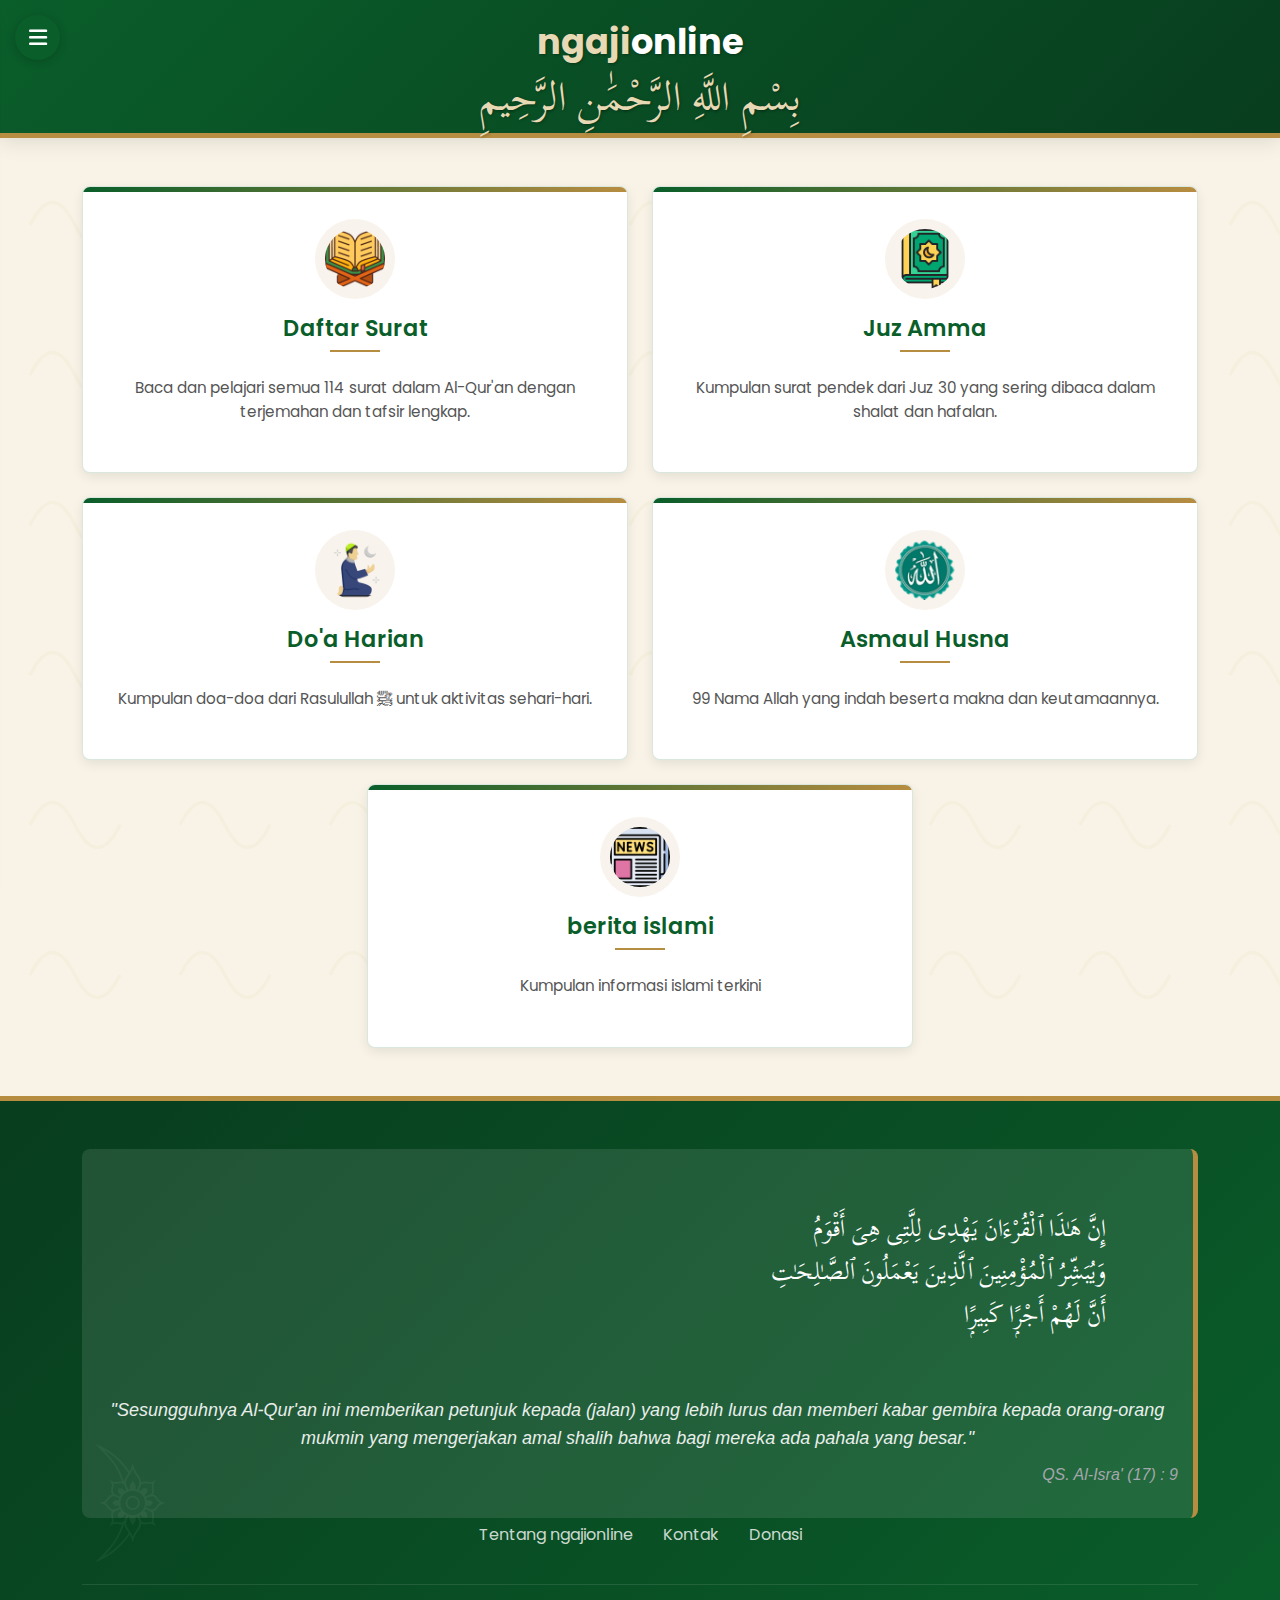
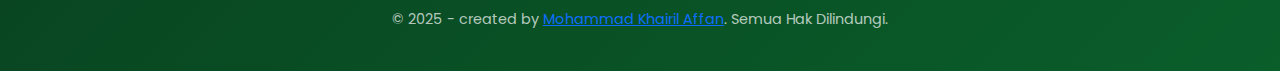
<file: index.html>
<!DOCTYPE html>
<html lang="id">
  <head>
    <meta charset="utf-8" />
    <meta name="viewport" content="width=device-width, initial-scale=1" />
    <title>ngajionline - Platform Digital Al-Qur'an</title>
    <link
      href="https://cdn.jsdelivr.net/npm/bootstrap@5.2.3/dist/css/bootstrap.min.css"
      rel="stylesheet"
    />
    <link
      rel="stylesheet"
      href="https://cdnjs.cloudflare.com/ajax/libs/font-awesome/6.4.0/css/all.min.css"
    />
    <link
      href="https://fonts.googleapis.com/css2?family=Poppins:wght@300;400;500;600;700&family=Amiri:wght@400;700&family=Lateef&family=Scheherazade+New:wght@400;700&display=swap"
      rel="stylesheet"
    />
    <style>
      :root {
        --islamic-green: #0a5e2a;
        --gold: #b78d41;
        --cream: #f8f3e6;
        --light-gold: #e8d9b5;
        --dark-green: #083d1e;
        --white: #ffffff;
      }

      body {
        font-family: "Poppins", sans-serif;
        background-color: var(--cream);
        color: #333;
        overflow-x: hidden;
        background-image: url('data:image/svg+xml;utf8,<svg xmlns="http://www.w3.org/2000/svg" width="100" height="100" viewBox="0 0 100 100" opacity="0.05"><path d="M20,50 Q35,20 50,50 Q65,80 80,50" stroke="%23B78D41" fill="none" stroke-width="2"/></svg>');
        background-size: 150px;
      }

      /* Enhanced Sidebar Styles */
      .sidebar {
        height: 100vh;
        width: 280px;
        position: fixed;
        top: 0;
        left: -300px;
        background: linear-gradient(
          to bottom,
          var(--islamic-green),
          var(--dark-green)
        );
        box-shadow: 5px 0 15px rgba(0, 0, 0, 0.2);
        transition: 0.3s;
        z-index: 1000;
        padding-top: 20px;
        overflow-y: auto;
        color: white;
      }

      .sidebar-open {
        left: 0;
      }

      .sidebar-header {
        padding: 20px;
        text-align: center;
        border-bottom: 1px solid rgba(255, 255, 255, 0.1);
        margin-bottom: 20px;
        position: relative;
      }

      .sidebar-title {
        font-family: "Poppins", sans-serif;
        font-weight: 600;
        font-size: 1.5rem;
        color: var(--light-gold);
        margin-bottom: 0;
      }

      .menu-toggle {
        position: fixed;
        left: 15px;
        top: 15px;
        z-index: 1100;
        background: var(--islamic-green);
        color: white;
        border: none;
        width: 45px;
        height: 45px;
        border-radius: 50%;
        font-size: 1.3rem;
        box-shadow: 0 2px 10px rgba(0, 0, 0, 0.2);
        transition: all 0.3s ease;
      }

      .menu-toggle:hover {
        background: var(--dark-green);
        transform: scale(1.1);
      }

      .overlay {
        position: fixed;
        top: 0;
        left: 0;
        width: 100%;
        height: 100%;
        background: rgba(0, 0, 0, 0.5);
        z-index: 999;
        display: none;
        backdrop-filter: blur(3px);
      }

      .sidebar-menu {
        padding: 0 20px;
      }

      .sidebar-menu li {
        margin-bottom: 5px;
        position: relative;
        transition: all 0.3s ease;
      }

      .sidebar-menu li a {
        display: block;
        padding: 12px 15px;
        color: rgba(255, 255, 255, 0.9);
        text-decoration: none;
        border-radius: 5px;
        transition: all 0.3s ease;
        font-size: 0.95rem;
        position: relative;
        z-index: 1;
      }

      .sidebar-menu li a:hover {
        color: white;
        background: rgba(255, 255, 255, 0.1);
        transform: translateX(5px);
      }

      .sidebar-menu li a::before {
        content: "";
        position: absolute;
        top: 0;
        left: 0;
        width: 3px;
        height: 100%;
        background: var(--gold);
        border-radius: 5px 0 0 5px;
        opacity: 0;
        transition: all 0.3s ease;
      }

      .sidebar-menu li a:hover::before {
        opacity: 1;
      }

      .sidebar-menu li i {
        width: 25px;
        text-align: center;
        margin-right: 10px;
        color: var(--light-gold);
      }

      .sidebar-footer {
        padding: 20px;
        text-align: center;
        margin-top: 20px;
        border-top: 1px solid rgba(255, 255, 255, 0.1);
        font-size: 0.8rem;
        color: rgba(255, 255, 255, 0.6);
      }

      .sidebar-pattern {
        position: absolute;
        bottom: 0;
        right: 0;
        width: 100px;
        height: 100px;
        background-image: url('data:image/svg+xml;utf8,<svg xmlns="http://www.w3.org/2000/svg" viewBox="0 0 100 100"><path d="M20,50 Q35,20 50,50 Q65,80 80,50" stroke="%23B78D41" fill="none" stroke-width="2" opacity="0.2"/></svg>');
        background-repeat: no-repeat;
        background-position: bottom right;
        opacity: 0.1;
        z-index: 0;
      }

      .arabic-text {
        font-family: "Scheherazade New", "Amiri", serif;
        font-size: 2rem;
        text-align: center;
        margin-bottom: 2rem;
      }

      .arabic-font {
        font-family: "Scheherazade New", "Amiri", "Lateef", serif;
      }

      /* Header Styles */
      .main-header {
        background: linear-gradient(
          135deg,
          var(--islamic-green) 0%,
          var(--dark-green) 100%
        );
        box-shadow: 0 4px 20px rgba(0, 0, 0, 0.1);
        padding: 1rem 0;
        position: relative;
        z-index: 1000;
        border-bottom: 5px solid var(--gold);
      }

      .basmallah {
        font-family: "Scheherazade New", serif;
        font-size: 2.5rem;
        color: var(--light-gold);
        text-align: center;
        margin-top: 0.5rem;
        line-height: 1;
        text-shadow: 1px 1px 3px rgba(0, 0, 0, 0.3);
      }

      .logo {
        font-family: "Poppins", sans-serif;
        font-weight: 700;
        font-size: 2.2rem;
        color: var(--white);
        text-align: center;
        text-shadow: 1px 1px 3px rgba(0, 0, 0, 0.3);
        position: relative;
        display: inline-block;
      }

      .logo span {
        color: var(--light-gold);
      }

      .logo-container {
        text-align: center;
        position: relative;
      }

      /* Menu Card Styles */
      .menu-grid {
        display: grid;
        grid-template-columns: repeat(auto-fit, minmax(280px, 1fr));
        gap: 2rem;
        padding: 2rem;
      }

      .menu-card {
        background: var(--white);
        border-radius: 8px;
        overflow: hidden;
        box-shadow: 0 4px 12px rgba(0, 0, 0, 0.08);
        transition: all 0.3s ease;
        text-decoration: none !important;
        border: 1px solid rgba(10, 94, 42, 0.15);
        position: relative;
        height: 100%;
        display: flex;
        flex-direction: column;
      }

      .menu-card:hover {
        transform: translateY(-5px);
        box-shadow: 0 8px 20px rgba(0, 0, 0, 0.12);
      }

      .menu-card::before {
        content: "";
        position: absolute;
        top: 0;
        left: 0;
        right: 0;
        height: 5px;
        background: linear-gradient(
          90deg,
          var(--islamic-green) 0%,
          var(--gold) 100%
        );
      }

      .card-icon {
        width: 80px;
        height: 80px;
        margin: 2rem auto 1rem;
        display: flex;
        align-items: center;
        justify-content: center;
        background: rgba(183, 141, 65, 0.1);
        border-radius: 50%;
        color: var(--islamic-green);
        font-size: 2.5rem;
      }

      .card-title {
        color: var(--islamic-green);
        font-weight: 600;
        text-align: center;
        margin-bottom: 1.5rem;
        font-size: 1.4rem;
        position: relative;
        padding-bottom: 10px;
      }

      .card-title::after {
        content: "";
        position: absolute;
        bottom: 0;
        left: 50%;
        transform: translateX(-50%);
        width: 50px;
        height: 2px;
        background: var(--gold);
      }

      .card-desc {
        color: #555;
        text-align: center;
        padding: 0 1.5rem 2rem;
        font-size: 0.95rem;
        line-height: 1.6;
      }

      /* Ayat Hari Ini Section */
      .daily-verse {
        background: var(--white);
        border-radius: 8px;
        padding: 2rem;
        margin: 2rem auto;
        max-width: 800px;
        box-shadow: 0 4px 12px rgba(0, 0, 0, 0.08);
        border-top: 5px solid var(--islamic-green);
        position: relative;
        overflow: hidden;
      }

      .daily-verse::before {
        content: "﴾";
        font-family: "Scheherazade New", serif;
        font-size: 8rem;
        color: rgba(183, 141, 65, 0.1);
        position: absolute;
        top: -20px;
        right: 10px;
        line-height: 1;
        z-index: 0;
      }

      .verse-title {
        color: var(--islamic-green);
        font-weight: 600;
        margin-bottom: 1.5rem;
        text-align: center;
        position: relative;
        z-index: 1;
      }

      .verse-arabic {
        font-family: "Scheherazade New", serif;
        font-size: 2.2rem;
        line-height: 1.8;
        text-align: right;
        color: var(--dark-green);
        margin-bottom: 1.5rem;
        position: relative;
        z-index: 1;
      }

      .verse-translation {
        font-style: italic;
        color: #555;
        font-size: 1.1rem;
        line-height: 1.6;
        margin-bottom: 0.5rem;
        position: relative;
        z-index: 1;
      }

      .verse-reference {
        color: var(--gold);
        font-weight: 500;
        text-align: center;
        position: relative;
        z-index: 1;
      }

      /* Footer Styles */
      .main-footer {
        background: linear-gradient(
          135deg,
          var(--dark-green) 0%,
          var(--islamic-green) 100%
        );
        color: var(--white);
        padding: 3rem 0 1.5rem;
        position: relative;
        overflow: hidden;
        border-top: 5px solid var(--gold);
      }

      .verse-container {
        background: rgba(255, 255, 255, 0.1);
        border-radius: 8px;
        padding: 2rem;
        margin-bottom: 2rem;
        border-right: 5px solid var(--gold);
        position: relative;
      }

      .verse-container::before {
        content: "﴿";
        font-family: "Scheherazade New", serif;
        font-size: 8rem;
        color: rgba(255, 255, 255, 0.05);
        position: absolute;
        bottom: -30px;
        left: 10px;
        line-height: 1;
      }

      .footer-verse-arabic {
        font-family: "Scheherazade New", serif;
        font-size: 2rem;
        line-height: 1.8;
        text-align: right;
        color: var(--white);
        margin-bottom: 1.5rem;
      }

      .footer-verse-translation {
        font-style: italic;
        opacity: 0.9;
        font-size: 1.1rem;
        line-height: 1.6;
      }

      .footer-verse-reference {
        text-align: right;
        color: var(--light-gold);
      }

      .footer-links {
        display: flex;
        justify-content: center;
        flex-wrap: wrap;
        margin-bottom: 2rem;
      }

      .footer-links a {
        color: rgba(255, 255, 255, 0.8);
        text-decoration: none;
        transition: all 0.3s ease;
        margin: 0 15px;
        position: relative;
        padding: 5px 0;
      }

      .footer-links a:hover {
        color: var(--light-gold);
      }

      .footer-links a::after {
        content: "";
        position: absolute;
        bottom: 0;
        left: 0;
        width: 0;
        height: 1px;
        background: var(--light-gold);
        transition: width 0.3s ease;
      }

      .footer-links a:hover::after {
        width: 100%;
      }

      .copyright {
        margin-top: 2rem;
        padding-top: 1.5rem;
        border-top: 1px solid rgba(255, 255, 255, 0.1);
        color: rgba(255, 255, 255, 0.7);
        font-size: 0.9rem;
        text-align: center;
      }

      /* Dekorasi Islami */
      .islamic-pattern {
        position: absolute;
        width: 150px;
        height: 150px;
        opacity: 0.1;
        z-index: 0;
      }

      .pattern-1 {
        top: 20px;
        left: 20px;
        background-image: url('data:image/svg+xml;utf8,<svg xmlns="http://www.w3.org/2000/svg" viewBox="0 0 100 100"><path d="M50,0 C60,20 80,20 100,50 C80,60 80,80 50,100 C40,80 20,80 0,50 C20,40 20,20 50,0 Z" fill="%23B78D41"/></svg>');
        background-size: contain;
      }

      .pattern-2 {
        bottom: 20px;
        right: 20px;
        background-image: url('data:image/svg+xml;utf8,<svg xmlns="http://www.w3.org/2000/svg" viewBox="0 0 100 100"><path d="M20,50 Q35,20 50,50 Q65,80 80,50" stroke="%23B78D41" fill="none" stroke-width="4"/></svg>');
        background-size: contain;
        transform: rotate(180deg);
      }

      .footer-verse-container {
        background: rgba(255, 255, 255, 0.1);
        border-radius: 8px;
        padding: 1.5rem;
        margin-bottom: 2rem;
        border-right: 5px solid var(--gold);
        position: relative;
      }

      .footer-verse-arabic {
        font-family: "Scheherazade New", "Amiri", serif;
        font-size: 1.8rem;
        line-height: 2.5;
        text-align: right;
        color: var(--white);
        margin-bottom: 1.5rem;
        word-wrap: break-word;
        white-space: pre-wrap;
        overflow-wrap: anywhere;
        hyphens: manual;
        padding: 0;
        direction: rtl;
        text-align: justify;
        text-justify: inter-word;
      }

      .footer-verse-translation {
        font-style: italic;
        opacity: 0.9;
        font-size: 1.1rem;
        line-height: 1.6;
        text-align: left;
        margin-top: 1rem;
      }
      /* Thank You Popup Styles */
      #thankYouModal .modal-content {
        border-radius: 15px;
        overflow: hidden;
      }

      #thankYouModal .modal-body {
        padding: 0;
      }

      #thankYouModal h4 {
        font-family: "Poppins", sans-serif;
        font-weight: 600;
        color: var(--islamic-green);
      }

      #thankYouModal p {
        font-family: "Poppins", sans-serif;
        font-size: 1.1rem;
        line-height: 1.6;
      }

      #thankYouModal .text-muted {
        font-style: italic;
      }

      /* Responsive Adjustments */
      @media (max-width: 768px) {
        .main-header {
          padding: 0.5rem 0;
          position: sticky;
          top: 0;
          z-index: 1000;
        }

        .logo {
          font-size: 1.5rem;
        }

        .basmallah {
          font-size: 1.8rem;
          margin-top: 0.3rem;
        }

        .footer-verse-arabic {
          font-size: 1.6rem;
          line-height: 2.2;
        }
      }

      @media (max-width: 576px) {
        .footer-verse-arabic {
          font-size: 1.4rem;
          line-height: 2;
        }

        .footer-verse-translation {
          font-size: 1rem;
        }

        /* Tambahkan navbar mobile */
        .mobile-navbar {
          display: flex;
          justify-content: space-around;
          background: var(--dark-green);
          padding: 0.5rem 0;
          position: fixed;
          bottom: 0;
          width: 100%;
          z-index: 1000;
        }

        .mobile-nav-item {
          color: white;
          text-align: center;
          font-size: 0.8rem;
        }

        .mobile-nav-item i {
          display: block;
          font-size: 1.2rem;
          margin-bottom: 0.2rem;
        }
      }
    </style>
  </head>
  <body>
    <!-- Tombol Toggle Sidebar -->
    <button class="menu-toggle">
      <i class="fas fa-bars"></i>
    </button>

    <!-- Overlay -->
    <div class="overlay"></div>

    <!-- Enhanced Sidebar -->
    <div class="sidebar">
      <div class="sidebar-header">
        <h3 class="sidebar-title">ngaji online</h3>
      </div>
      <ul class="sidebar-menu list-unstyled">
        <li>
          <a href="#"> <i class="fas fa-home"></i> Beranda </a>
        </li>
        <li>
          <a href="surat/index.html">
            <i class="fas fa-book-quran"></i> Daftar Surat
          </a>
        </li>
        <li>
          <a href="juz-amma/index.html">
            <i class="fas fa-star"></i> Juz Amma
          </a>
        </li>
        <li>
          <a href="doa-doa/index.html">
            <i class="fas fa-hands-praying"></i> Doa Harian
          </a>
        </li>
        <li>
          <a href="asmaul-husna/index.html">
            <i class="fas fa-pray"></i> Asmaul Husna
          </a>
        </li>
        <li>
          <a href="profil.html">
            <i class="fas fa-user-tie"></i> Profile Pengembang
          </a>
        </li>
        <li>
          <a href="#" id="reportIssueBtn">
            <i class="fas fa-bug"></i> Laporkan Masalah
          </a>
        </li>
      </ul>

      <div class="sidebar-footer">
        <p>ngajionline v1.0.0</p>
        <p class="arabic-font" style="font-size: 1.2rem; margin-top: 5px">
          وَمَا تَوْفِيقِي إِلَّا بِاللَّهِ
        </p>
      </div>

      <div class="sidebar-pattern"></div>
    </div>

<div class="modal fade" id="reportIssueModal" tabindex="-1" aria-hidden="true" style="z-index: 1060;">
  <div class="modal-dialog modal-dialog-centered">
    <div class="modal-content">
      <div class="modal-header bg-light">
        <h5 class="modal-title fw-bold">Laporkan Masalah</h5>
        <button type="button" class="btn-close" data-bs-dismiss="modal" aria-label="Close"></button>
      </div>
      <div class="modal-body">
        <form id="issueForm">
          <!-- Nama Masalah -->
          <div class="mb-3">
            <label for="issueName" class="form-label fw-semibold">Nama Masalah <span class="text-danger">*</span></label>
            <input type="text" class="form-control" id="issueName" placeholder="Contoh: Menu tidak responsive" required>
          </div>
          
          <!-- Deskripsi Masalah -->
          <div class="mb-3">
            <label for="issueDescription" class="form-label fw-semibold">Deskripsi Masalah <span class="text-danger">*</span></label>
            <textarea class="form-control" id="issueDescription" rows="3" 
                      placeholder="Jelaskan masalah yang terjadi secara detail" required></textarea>
          </div>
          
          <!-- Letak Masalah -->
          <div class="mb-3">
            <label for="issueLocation" class="form-label fw-semibold">Letak Masalah <span class="text-danger">*</span></label>
            <input type="text" class="form-control" id="issueLocation" 
                   placeholder="Contoh: Sidebar kiri, Halaman Dashboard" required>
          </div>
          
          <!-- Upload Screenshot -->
          <div class="mb-3">
            <label for="issueScreenshot" class="form-label fw-semibold">Screenshot (Opsional)</label>
            <input class="form-control" type="file" id="issueScreenshot" accept="image/*">
            <div class="form-text">Format: JPG, PNG (Maks. 5MB)</div>
          </div>
          
          <div class="alert alert-info mb-0">
            <i class="bi bi-info-circle me-2"></i>
            Laporan akan dikirim ke tim teknis
          </div>
        </form>
      </div>
      <div class="modal-footer">
        <button type="button" class="btn btn-secondary" data-bs-dismiss="modal">
          <i class="bi bi-x-lg me-1"></i> Tutup
        </button>
        <button type="submit" class="btn btn-primary" id="sendReportBtn">
          <i class="bi bi-send me-1"></i> Kirim
        </button>
      </div>
    </div>
  </div>
</div>

<style>
  /* Pastikan modal muncul di atas sidebar */
  .modal {
    z-index: 1060 !important; /* Lebih tinggi dari z-index sidebar */
  }
  
  /* Perbaikan tata letak untuk mencegah tumpang tindih */
  .modal-dialog {
    margin-right: auto;
    margin-left: auto;
    max-width: 95%;
  }
  
  @media (min-width: 576px) {
    .modal-dialog {
      max-width: 500px;
    }
  }
  
  /* Jika sidebar menggunakan z-index tinggi */
  .sidebar {
    z-index: 1040 !important; /* Pastikan lebih rendah dari modal */
  }
</style>

<script>
// Script untuk menangani pengiriman form
document.getElementById('sendReportBtn').addEventListener('click', function() {
  const form = document.getElementById('issueForm');
  if (form.checkValidity()) {
    // Ambil nilai form
    const problemName = document.getElementById('issueName').value;
    const problemDesc = document.getElementById('issueDescription').value;
    const problemLocation = document.getElementById('issueLocation').value;
    
    // Kirim via WhatsApp (contoh)
    const whatsappNumber = "+6289630961095";
    const message = `*Laporan Masalah*%0A%0ANama masalah: ${problemName}%0ADeskripsi: ${problemDesc}%0ALetak masalah: ${problemLocation}`;
    
    window.open(`https://wa.me/${whatsappNumber}?text=${message}`, '_blank');
    
    // Tutup modal
    bootstrap.Modal.getInstance(document.getElementById('reportIssueModal')).hide();
  } else {
    form.reportValidity();
  }
});
</script>

    <script>
      document.addEventListener("DOMContentLoaded", function () {
        // Show modal when report issue is clicked
        document
          .getElementById("reportIssueBtn")
          .addEventListener("click", function (e) {
            e.preventDefault();
            var modal = new bootstrap.Modal(
              document.getElementById("reportIssueModal")
            );
            modal.show();
          });

        // Handle form submission
        document
          .getElementById("sendReportBtn")
          .addEventListener("click", function () {
            const name = document.getElementById("issueName").value;
            const description =
              document.getElementById("issueDescription").value;
            const location = document.getElementById("issueLocation").value;
            const fileInput = document.getElementById("issueScreenshot");

            if (!name || !description || !location) {
              alert("Harap isi semua field yang wajib diisi!");
              return;
            }

            // Format WhatsApp message
            let message =
              `*Laporan Masalah Ngaji Online*%0A%0A` +
              `*Nama Masalah:* ${name}%0A` +
              `*Deskripsi:* ${description}%0A` +
              `*Letak Masalah:* ${location}%0A` +
              `*Versi Aplikasi:* 1.0.0%0A` +
              `*Tanggal:* ${new Date().toLocaleString()}`;

            if (fileInput.files.length > 0) {
              message +=
                "%0A%0A*Catatan:* Terdapat screenshot yang dilampirkan";
            }

            // Open WhatsApp with the message
            window.open(
              `https://wa.me/6289630961095?text=${message}`,
              "_blank"
            );

            // Close the modal
            var modal = bootstrap.Modal.getInstance(
              document.getElementById("reportIssueModal")
            );
            modal.hide();

            // Reset form
            document.getElementById("issueForm").reset();

            // Show thank you popup
            var thankYouModal = new bootstrap.Modal(
              document.getElementById("thankYouModal")
            );
            thankYouModal.show();
          });
      });
    </script>

    <!-- Header with Basmallah -->
    <header class="main-header">
      <div class="container">
        <div class="logo-container">
          <div class="logo"><span>ngaji</span>online</div>
        </div>
        <div class="basmallah arabic-font">
          بِسْمِ اللَّهِ الرَّحْمَٰنِ الرَّحِيمِ
        </div>
      </div>
    </header>

 <main class="container my-5">
    <!-- Feature Cards Grid -->
    <div class="row g-4">
      <!-- Baris Pertama - 2 Kolom -->
      <div class="col-md-6">
        <a href="surat" class="menu-card">
          <div class="card-icon">
            <img
              src="img/icon-surat.png"
              alt="Daftar Surat"
              style="
                width: 60px;
                height: 60px;
                object-fit: cover;
                border-radius: 50%;
              "
            />
          </div>
          <h3 class="card-title">Daftar Surat</h3>
          <p class="card-desc">
            Baca dan pelajari semua 114 surat dalam Al-Qur'an dengan
            terjemahan dan tafsir lengkap.
          </p>
        </a>
      </div>
      <div class="col-md-6">
        <a href="juz-amma" class="menu-card">
          <div class="card-icon">
            <img
              src="img/juz-amma.png"
              alt="Juz Amma"
              style="
                width: 60px;
                height: 60px;
                object-fit: cover;
                border-radius: 50%;
              "
            />
          </div>
          <h3 class="card-title">Juz Amma</h3>
          <p class="card-desc">
            Kumpulan surat pendek dari Juz 30 yang sering dibaca dalam shalat
            dan hafalan.
          </p>
        </a>
      </div>
      
      <!-- Baris Kedua - 2 Kolom -->
      <div class="col-md-6">
        <a href="/doa-doa/index.html" class="menu-card">
          <div class="card-icon">
            <img
              src="img/icon_doa.png"
              alt="Doa Harian"
              style="
                width: 60px;
                height: 60px;
                object-fit: cover;
                border-radius: 50%;
              "
            />
          </div>
          <h3 class="card-title">Do'a Harian</h3>
          <p class="card-desc">
            Kumpulan doa-doa dari Rasulullah ﷺ untuk aktivitas sehari-hari.
          </p>
        </a>
      </div>
      <div class="col-md-6">
        <a href="asmaul-husna" class="menu-card">
          <div class="card-icon">
            <img
              src="img/icon-asmaul-husna.png"
              alt="Asmaul Husna"
              style="
                width: 60px;
                height: 60px;
                object-fit: cover;
                border-radius: 50%;
              "
            />
          </div>
          <h3 class="card-title">Asmaul Husna</h3>
          <p class="card-desc">
            99 Nama Allah yang indah beserta makna dan keutamaannya.
          </p>
        </a>
      </div>
      
      <!-- Baris Ketiga - 1 Kolom di Tengah -->
<div class="col-md-6 mx-auto">
  <a href="berita-islam" class="menu-card">
    <div class="card-icon">
      <img
        src="img/newspaper.png"
        alt="berita islami"
        style="
          width: 60px;
          height: 60px;
          object-fit: cover;
          border-radius: 50%;
        "
      />
    </div>
    <h3 class="card-title">berita islami</h3>
    <p class="card-desc">Kumpulan informasi islami terkini</p>
  </a>
</div>
    </div>
  </main>

    <!-- Footer with Verse -->
    <footer class="main-footer">
      <div class="container">
        <div class="verse-container">
          <p class="footer-verse-arabic" dir="rtl">
            إِنَّ هَـٰذَا ٱلْقُرْءَانَ يَهْدِى لِلَّتِى هِىَ أَقْوَمُ
            وَيُبَشِّرُ ٱلْمُؤْمِنِينَ ٱلَّذِينَ يَعْمَلُونَ ٱلصَّـٰلِحَـٰتِ
            أَنَّ لَهُمْ أَجْرًۭا كَبِيرًۭا
          </p>
          <p class="footer-verse-translation">
            "Sesungguhnya Al-Qur'an ini memberikan petunjuk kepada (jalan) yang
            lebih lurus dan memberi kabar gembira kepada orang-orang mukmin yang
            mengerjakan amal shalih bahwa bagi mereka ada pahala yang besar."
          </p>
          <p class="footer-verse-reference">QS. Al-Isra' (17) : 9</p>
        </div>

        <style>
          .verse-container {
            max-width: 100%;
            margin: 0 auto;
            padding: 15px;
            text-align: center;
            font-family: "Traditional Arabic", "Arial", sans-serif;
            direction: rtl;
          }

          .footer-verse-arabic {
            font-size: clamp(18px, 3vw, 24px);
            line-height: 1.8;
            margin-bottom: 15px;
            color: #2a4365;
          }

          .footer-verse-translation {
            font-size: clamp(14px, 2vw, 18px);
            line-height: 1.6;
            margin-bottom: 10px;
            color: #4a5568;
            direction: ltr;
            text-align: center;
          }

          .footer-verse-reference {
            font-size: clamp(12px, 1.8vw, 16px);
            color: #718096;
            font-style: italic;
          }

          @media (max-width: 768px) {
            .verse-container {
              padding: 10px;
            }
            .footer-verse-arabic {
              line-height: 1.6;
            }
          }
        </style>

        <style>
          .verse-container {
            max-width: 100%;
            margin: 0 auto;
            padding: 15px;
            text-align: center;
            font-family: "Traditional Arabic", "Arial", sans-serif;
            direction: rtl;
          }

          .footer-verse-arabic {
            font-size: clamp(18px, 3vw, 24px);
            line-height: 1.8;
            margin-bottom: 15px;
            color: #ffffff;
          }

          .footer-verse-translation {
            font-size: clamp(14px, 2vw, 18px);
            line-height: 1.6;
            margin-bottom: 10px;
            color: #ffffff;
            direction: ltr;
            text-align: center;
          }

          .footer-verse-reference {
            font-size: clamp(12px, 1.8vw, 16px);
            color: #a4a7ac;
            font-style: italic;
          }

          @media (max-width: 768px) {
            .verse-container {
              padding: 10px;
            }
            .footer-verse-arabic {
              line-height: 1.6;
            }
          }
        </style>

        <div class="footer-links">
          <a href="#">Tentang ngajionline</a>
          <a href="profil.html">Kontak</a>
          <a href="https://saweria.co/khairilaffan">Donasi</a>
        </div>

        <div class="copyright">
          <p>
            &copy; 2025 - created by
            <a href="profil.html">Mohammad Khairil Affan</a>. Semua Hak
            Dilindungi.
          </p>
        </div>
      </div>
    </footer>

    <script src="https://code.jquery.com/jquery-3.6.2.min.js"></script>
    <script>
      $(document).ready(function () {
        // Toggle sidebar
        $(".menu-toggle").click(function () {
          $(".sidebar").toggleClass("sidebar-open");
          $(".overlay").fadeToggle();
          $("body").toggleClass("no-scroll");
          $(".mobile-nav-item").removeClass("active");
          $(this).addClass("active");
        });

        // Tutup sidebar saat klik overlay
        $(".overlay").click(function () {
          $(".sidebar").removeClass("sidebar-open");
          $(this).fadeOut();
          $("body").removeClass("no-scroll");
        });

        // Animasi menu item
        $(".sidebar-menu li").each(function (index) {
          $(this).css("transition-delay", index * 0.1 + "s");
        });
      });
    </script>
    <script src="https://cdn.jsdelivr.net/npm/bootstrap@5.2.3/dist/js/bootstrap.bundle.min.js"></script>

    <!-- Thank You Popup -->
    <div class="modal fade" id="thankYouModal" tabindex="-1" aria-hidden="true">
      <div class="modal-dialog modal-dialog-centered">
        <div
          class="modal-content"
          style="border: none; background: transparent"
        >
          <div class="text-center">
            <div
              class="bg-white p-4 rounded"
              style="box-shadow: 0 5px 15px rgba(0, 0, 0, 0.1)"
            >
              <h4 class="text-success mb-3">Terima Kasih Atas Laporan Anda</h4>
              <p class="mb-3">
                "Barangsiapa menunjuki kepada kebaikan maka dia akan mendapatkan
                pahala seperti pahala orang yang mengerjakannya"
              </p>
              <p class="text-muted small">HR. Muslim no. 1893</p>
              <button
                type="button"
                class="btn btn-success mt-2"
                data-bs-dismiss="modal"
              >
                Tutup
              </button>
            </div>
          </div>
        </div>
      </div>
    </div>
  </body>
</html>
</file>
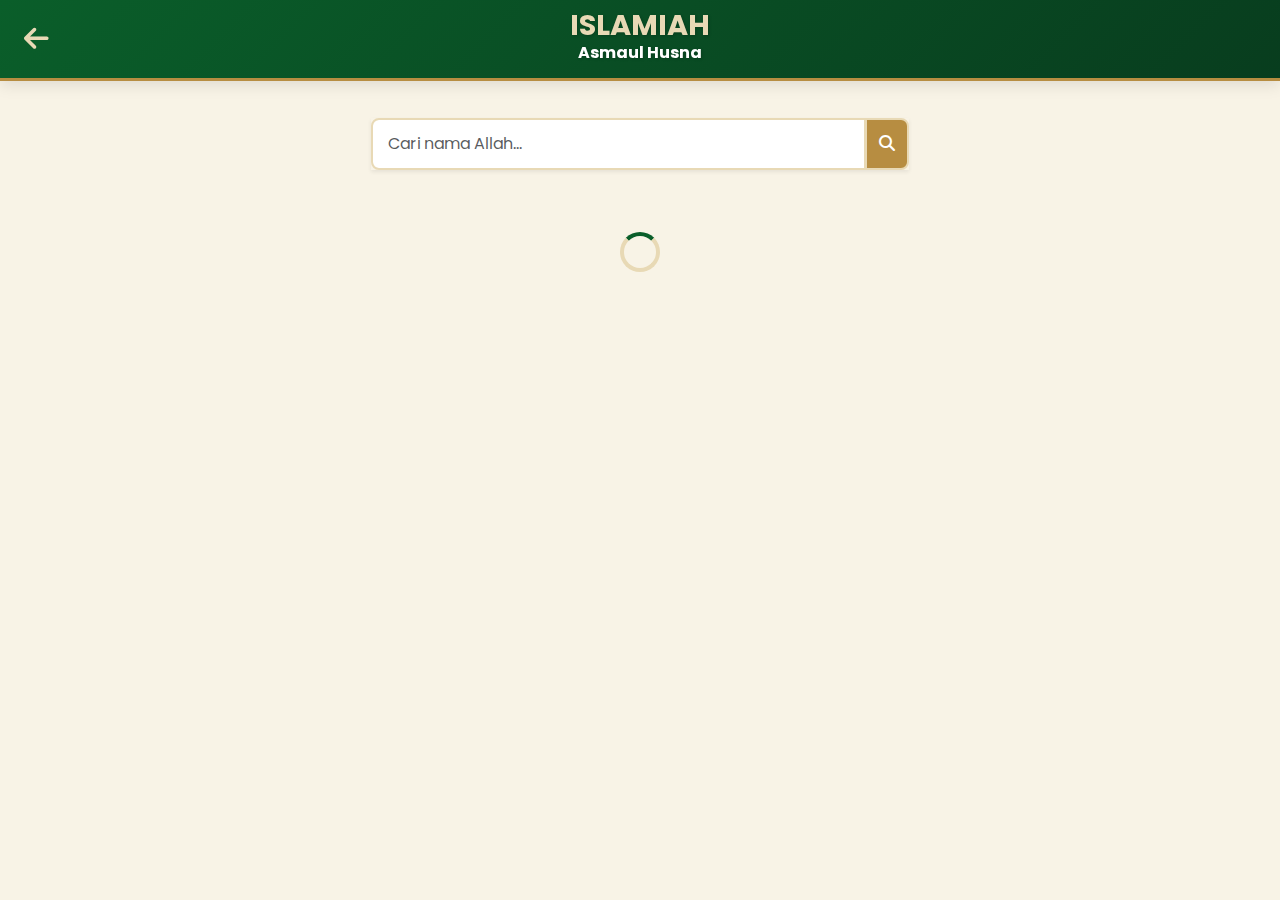
<file: asmaul-husna/index.html>
<!DOCTYPE html>
<html lang="id">
  <head>
    <meta charset="UTF-8" />
    <meta http-equiv="X-UA-Compatible" content="IE=edge" />
    <meta name="viewport" content="width=device-width, initial-scale=1.0" />
    <meta name="theme-color" content="#006400"/>
<link rel="manifest" href="/manifest.json">
<link rel="apple-touch-icon" href="/img/islamiah192.png">
    <title>Asmaul Husna - islamiah</title>
    <link
      href="https://cdn.jsdelivr.net/npm/bootstrap@5.2.3/dist/css/bootstrap.min.css"
      rel="stylesheet"
    />
    <link
      rel="stylesheet"
      href="https://cdnjs.cloudflare.com/ajax/libs/font-awesome/6.4.0/css/all.min.css"
    />
    <link
      href="https://fonts.googleapis.com/css2?family=Poppins:wght@300;400;500;600;700&family=Amiri:wght@400;700&family=Lateef&family=Scheherazade+New:wght@400;700&display=swap"
      rel="stylesheet"
    />
    <style>
      :root {
        --islamic-green: #0a5e2a;
        --gold: #b78d41;
        --cream: #f8f3e6;
        --light-gold: #e8d9b5;
        --dark-green: #083d1e;
        --white: #ffffff;
      }
      body {
        font-family: "Poppins", sans-serif;
        background-color: var(--cream);
        color: #333;
        overflow-x: hidden;
        padding-top: 70px;
      }
      .arabic-font {
        font-family: "Scheherazade New", "Amiri", "Lateef", serif;
      }
      .navbar {
        background: linear-gradient(
          135deg,
          var(--islamic-green) 0%,
          var(--dark-green) 100%
        ) !important;
        box-shadow: 0 4px 15px rgba(0, 0, 0, 0.1);
        border-bottom: 3px solid var(--gold);
      }
      .navbar h1 {
        font-weight: 700;
        font-size: 1.8rem;
        color: var(--white);
        text-shadow: 1px 1px 3px rgba(0, 0, 0, 0.2);
      }
      .navbar h1 span {
        color: var(--light-gold);
      }
      .toogle-back {
        color: var(--light-gold) !important;
        transition: all 0.3s ease;
      }
      .toogle-back:hover {
        background: rgba(255, 255, 255, 0.1);
        transform: translateX(-3px);
      }
      .input-asmaul-husna {
        border: 2px solid var(--light-gold);
        border-radius: 8px 0 0 8px !important;
        font-size: 1rem;
        padding: 12px 15px;
      }
      .input-asmaul-husna:focus {
        box-shadow: 0 0 0 0.25rem rgba(183, 141, 65, 0.25);
        border-color: var(--gold);
      }
      .btn-cari {
        border: 2px solid var(--light-gold);
        background-color: var(--gold);
        color: white;
        border-radius: 0 8px 8px 0 !important;
        font-weight: 500;
        transition: all 0.3s ease;
      }
      .btn-cari:hover {
        background-color: var(--dark-green);
        border-color: var(--gold);
      }
      .isi-asmaul-husna {
        padding: 20px 0;
        justify-content: center !important;
      }
      .asmaul-card {
        background: var(--white);
        border-radius: 10px;
        box-shadow: 0 4px 12px rgba(0, 0, 0, 0.08);
        margin-bottom: 20px;
        transition: all 0.3s ease;
        border: none;
        overflow: hidden;
        position: relative;
        width: 100%;
        max-width: 300px;
      }
      .asmaul-card:hover {
        transform: translateY(-5px);
        box-shadow: 0 8px 20px rgba(0, 0, 0, 0.12);
      }
      .asmaul-card::before {
        content: "";
        position: absolute;
        top: 0;
        left: 0;
        right: 0;
        height: 5px;
        background: linear-gradient(
          90deg,
          var(--islamic-green) 0%,
          var(--gold) 100%
        );
      }
      .card-number {
        position: absolute;
        top: 10px;
        left: 10px;
        background: var(--gold);
        color: white;
        width: 30px;
        height: 30px;
        border-radius: 50%;
        display: flex;
        align-items: center;
        justify-content: center;
        font-weight: bold;
        font-size: 0.9rem;
      }
      .arabic-name {
        font-family: "Scheherazade New", serif;
        font-size: 2.2rem;
        text-align: center;
        color: var(--dark-green);
        padding: 20px 10px 0;
        line-height: 1.4;
        min-height: 100px;
        display: flex;
        align-items: center;
        justify-content: center;
      }
      .latin-name {
        font-weight: 600;
        text-align: center;
        color: var(--islamic-green);
        margin-top: 10px;
        font-size: 1.1rem;
      }
      .meaning {
        text-align: center;
        color: #555;
        padding: 0 15px 20px;
        font-size: 0.95rem;
        line-height: 1.5;
      }
      .loading {
        display: flex;
        justify-content: center;
        padding: 30px;
      }
      .spinner {
        width: 40px;
        height: 40px;
        border: 4px solid var(--light-gold);
        border-top: 4px solid var(--islamic-green);
        border-radius: 50%;
        animation: spin 1s linear infinite;
      }
      @keyframes spin {
        0% {
          transform: rotate(0deg);
        }
        100% {
          transform: rotate(360deg);
        }
      }
      @media (max-width: 768px) {
        .navbar h1 {
          font-size: 1.5rem;
        }
        .arabic-name {
          font-size: 1.8rem;
          min-height: 80px;
        }
      }
    </style>
    <script 
    async 
    src="https://pagead2.googlesyndication.com/pagead/js/adsbygoogle.js?client=ca-pub-7183187126446600" 
    crossorigin="anonymous">
    </script>
  </head>
  <body>
    <!-- header -->
    <nav class="navbar fixed-top">
      <div class="container-fluid">
        <div class="col-2 ps-2">
          <a href="../index.html"
            ><i class="fas fa-arrow-left fs-3 toogle-back p-1 rounded"></i
          ></a>
        </div>
        <div class="col-8 text-center">
          <h1>
            <span>ISLAMIAH</span>
            <small class="d-block fs-6">Asmaul Husna</small>
          </h1>
        </div>
        <div class="col-2"></div>
      </div>
    </nav>

    <!-- input search -->
    <div class="container mt-4 pt-3">
      <div class="row p-2 d-flex justify-content-center">
        <div class="col-md-8 col-lg-6">
          <div class="input-group mb-4 shadow-sm">
            <input
              type="text"
              class="form-control input-asmaul-husna"
              placeholder="Cari nama Allah..."
              aria-label="Cari nama Allah"
            />
            <button class="btn btn-cari" type="button">
              <i class="fas fa-search"></i>
            </button>
          </div>
        </div>
      </div>
    </div>

    <!-- container asmaul husna -->
    <div class="container">
      <div class="loading">
        <div class="spinner"></div>
      </div>
      <div class="row isi-asmaul-husna justify-content-center">
        <!-- Cards will be inserted here by JavaScript -->
      </div>
    </div>

    <script src="https://cdn.jsdelivr.net/npm/bootstrap@5.2.3/dist/js/bootstrap.bundle.min.js"></script>
    <script src="https://code.jquery.com/jquery-3.6.2.min.js"></script>
    <script>
      $(document).ready(function () {
        // Data Asmaul Husna (99 nama)
        const asmaulHusna = [
          {
            number: 1,
            arabic: "الرَّحْمَنُ",
            latin: "Ar-Rahman",
            meaning: "Yang Maha Pengasih",
          },
          {
            number: 2,
            arabic: "الرَّحِيمُ",
            latin: "Ar-Rahim",
            meaning: "Yang Maha Penyayang",
          },
          {
            number: 3,
            arabic: "الْمَلِكُ",
            latin: "Al-Malik",
            meaning: "Yang Maha Merajai",
          },
          {
            number: 4,
            arabic: "الْقُدُّوسُ",
            latin: "Al-Quddus",
            meaning: "Yang Maha Suci",
          },
          {
            number: 5,
            arabic: "السَّلاَمُ",
            latin: "As-Salam",
            meaning: "Yang Maha Memberi Kesejahteraan",
          },
          {
            number: 6,
            arabic: "الْمُؤْمِنُ",
            latin: "Al-Mu'min",
            meaning: "Yang Maha Memberi Keamanan",
          },
          {
            number: 7,
            arabic: "الْمُهَيْمِنُ",
            latin: "Al-Muhaymin",
            meaning: "Yang Maha Pemelihara",
          },
          {
            number: 8,
            arabic: "الْعَزِيزُ",
            latin: "Al-Aziz",
            meaning: "Yang Maha Perkasa",
          },
          {
            number: 9,
            arabic: "الْجَبَّارُ",
            latin: "Al-Jabbar",
            meaning: "Yang Memiliki Mutlak Kegagahan",
          },
          {
            number: 10,
            arabic: "الْمُتَكَبِّرُ",
            latin: "Al-Mutakabbir",
            meaning: "Yang Maha Megah",
          },
          {
            number: 11,
            arabic: "الْخَالِقُ",
            latin: "Al-Khaliq",
            meaning: "Yang Maha Pencipta",
          },
          {
            number: 12,
            arabic: "الْبَارِئُ",
            latin: "Al-Bari'",
            meaning: "Yang Maha Melepaskan",
          },
          {
            number: 13,
            arabic: "الْمُصَوِّرُ",
            latin: "Al-Musawwir",
            meaning: "Yang Maha Membentuk Rupa",
          },
          {
            number: 14,
            arabic: "الْغَفَّارُ",
            latin: "Al-Ghaffar",
            meaning: "Yang Maha Pengampun",
          },
          {
            number: 15,
            arabic: "الْقَهَّارُ",
            latin: "Al-Qahhar",
            meaning: "Yang Maha Menaklukkan",
          },
          {
            number: 16,
            arabic: "الْوَهَّابُ",
            latin: "Al-Wahhab",
            meaning: "Yang Maha Pemberi Karunia",
          },
          {
            number: 17,
            arabic: "الرَّزَّاقُ",
            latin: "Ar-Razzaq",
            meaning: "Yang Maha Pemberi Rezeki",
          },
          {
            number: 18,
            arabic: "الْفَتَّاحُ",
            latin: "Al-Fattah",
            meaning: "Yang Maha Pembuka Rahmat",
          },
          {
            number: 19,
            arabic: "اَلْعَلِيْمُ",
            latin: "Al-'Alim",
            meaning: "Yang Maha Mengetahui",
          },
          {
            number: 20,
            arabic: "الْقَابِضُ",
            latin: "Al-Qabid",
            meaning: "Yang Maha Menyempitkan",
          },
          {
            number: 21,
            arabic: "الْبَاسِطُ",
            latin: "Al-Basit",
            meaning: "Yang Maha Melapangkan",
          },
          {
            number: 22,
            arabic: "الْخَافِضُ",
            latin: "Al-Khafid",
            meaning: "Yang Maha Merendahkan",
          },
          {
            number: 23,
            arabic: "الرَّافِعُ",
            latin: "Ar-Rafi'",
            meaning: "Yang Maha Meninggikan",
          },
          {
            number: 24,
            arabic: "الْمُعِزُّ",
            latin: "Al-Mu'izz",
            meaning: "Yang Maha Memuliakan",
          },
          {
            number: 25,
            arabic: "المُذِلُّ",
            latin: "Al-Mudhill",
            meaning: "Yang Maha Menghinakan",
          },
          {
            number: 26,
            arabic: "السَّمِيعُ",
            latin: "As-Sami'",
            meaning: "Yang Maha Mendengar",
          },
          {
            number: 27,
            arabic: "الْبَصِيرُ",
            latin: "Al-Basir",
            meaning: "Yang Maha Melihat",
          },
          {
            number: 28,
            arabic: "الْحَكَمُ",
            latin: "Al-Hakam",
            meaning: "Yang Maha Menetapkan",
          },
          {
            number: 29,
            arabic: "الْعَدْلُ",
            latin: "Al-Adl",
            meaning: "Yang Maha Adil",
          },
          {
            number: 30,
            arabic: "اللَّطِيفُ",
            latin: "Al-Latif",
            meaning: "Yang Maha Lembut",
          },
          {
            number: 31,
            arabic: "الْخَبِيرُ",
            latin: "Al-Khabir",
            meaning: "Yang Maha Mengenal",
          },
          {
            number: 32,
            arabic: "الْحَلِيمُ",
            latin: "Al-Halim",
            meaning: "Yang Maha Penyantun",
          },
          {
            number: 33,
            arabic: "الْعَظِيمُ",
            latin: "Al-Azim",
            meaning: "Yang Maha Agung",
          },
          {
            number: 34,
            arabic: "الْغَفُورُ",
            latin: "Al-Ghafur",
            meaning: "Yang Maha Pengampun",
          },
          {
            number: 35,
            arabic: "الشَّكُورُ",
            latin: "Asy-Syakur",
            meaning: "Yang Maha Mensyukuri",
          },
          {
            number: 36,
            arabic: "الْعَلِيُّ",
            latin: "Al-Aliyy",
            meaning: "Yang Maha Tinggi",
          },
          {
            number: 37,
            arabic: "الْكَبِيرُ",
            latin: "Al-Kabir",
            meaning: "Yang Maha Besar",
          },
          {
            number: 38,
            arabic: "الْحَفِيظُ",
            latin: "Al-Hafiz",
            meaning: "Yang Maha Memelihara",
          },
          {
            number: 39,
            arabic: "المُقيِت",
            latin: "Al-Muqit",
            meaning: "Yang Maha Pemberi Kecukupan",
          },
          {
            number: 40,
            arabic: "الْحسِيبُ",
            latin: "Al-Hasib",
            meaning: "Yang Maha Membuat Perhitungan",
          },
          {
            number: 41,
            arabic: "الْجَلِيلُ",
            latin: "Al-Jalil",
            meaning: "Yang Maha Mulia",
          },
          {
            number: 42,
            arabic: "الْكَرِيمُ",
            latin: "Al-Karim",
            meaning: "Yang Maha Pemurah",
          },
          {
            number: 43,
            arabic: "الرَّقِيبُ",
            latin: "Ar-Raqib",
            meaning: "Yang Maha Mengawasi",
          },
          {
            number: 44,
            arabic: "الْمُجِيبُ",
            latin: "Al-Mujib",
            meaning: "Yang Maha Mengabulkan",
          },
          {
            number: 45,
            arabic: "الْوَاسِعُ",
            latin: "Al-Wasi'",
            meaning: "Yang Maha Luas",
          },
          {
            number: 46,
            arabic: "الْحَكِيمُ",
            latin: "Al-Hakim",
            meaning: "Yang Maha Bijaksana",
          },
          {
            number: 47,
            arabic: "الْوَدُودُ",
            latin: "Al-Wadud",
            meaning: "Yang Maha Mengasihi",
          },
          {
            number: 48,
            arabic: "الْمَجِيدُ",
            latin: "Al-Majid",
            meaning: "Yang Maha Mulia",
          },
          {
            number: 49,
            arabic: "الْبَاعِثُ",
            latin: "Al-Ba'its",
            meaning: "Yang Maha Membangkitkan",
          },
          {
            number: 50,
            arabic: "الشَّهِيدُ",
            latin: "Asy-Syahid",
            meaning: "Yang Maha Menyaksikan",
          },
          {
            number: 51,
            arabic: "الْحَقُّ",
            latin: "Al-Haqq",
            meaning: "Yang Maha Benar",
          },
          {
            number: 52,
            arabic: "الْوَكِيلُ",
            latin: "Al-Wakil",
            meaning: "Yang Maha Memelihara",
          },
          {
            number: 53,
            arabic: "الْقَوِيُّ",
            latin: "Al-Qawiyy",
            meaning: "Yang Maha Kuat",
          },
          {
            number: 54,
            arabic: "الْمَتِينُ",
            latin: "Al-Matin",
            meaning: "Yang Maha Kokoh",
          },
          {
            number: 55,
            arabic: "الْوَلِيُّ",
            latin: "Al-Waliyy",
            meaning: "Yang Maha Melindungi",
          },
          {
            number: 56,
            arabic: "الْحَمِيدُ",
            latin: "Al-Hamid",
            meaning: "Yang Maha Terpuji",
          },
          {
            number: 57,
            arabic: "الْمُحْصِي",
            latin: "Al-Muhshi",
            meaning: "Yang Maha Menghitung",
          },
          {
            number: 58,
            arabic: "الْمُبْدِئُ",
            latin: "Al-Mubdi'",
            meaning: "Yang Maha Memulai",
          },
          {
            number: 59,
            arabic: "الْمُعِيدُ",
            latin: "Al-Mu'id",
            meaning: "Yang Maha Mengembalikan Kehidupan",
          },
          {
            number: 60,
            arabic: "الْمُحْيِي",
            latin: "Al-Muhyi",
            meaning: "Yang Maha Menghidupkan",
          },
          {
            number: 61,
            arabic: "اَلْمُمِيتُ",
            latin: "Al-Mumit",
            meaning: "Yang Maha Mematikan",
          },
          {
            number: 62,
            arabic: "الْحَيُّ",
            latin: "Al-Hayy",
            meaning: "Yang Maha Hidup",
          },
          {
            number: 63,
            arabic: "الْقَيُّومُ",
            latin: "Al-Qayyum",
            meaning: "Yang Maha Berdiri Sendiri",
          },
          {
            number: 64,
            arabic: "الْوَاجِدُ",
            latin: "Al-Wajid",
            meaning: "Yang Maha Penemu",
          },
          {
            number: 65,
            arabic: "الْمَاجِدُ",
            latin: "Al-Majid",
            meaning: "Yang Maha Mulia",
          },
          {
            number: 66,
            arabic: "الْواحِدُ",
            latin: "Al-Wahid",
            meaning: "Yang Maha Esa",
          },
          {
            number: 67,
            arabic: "اَلاَحَدُ",
            latin: "Al-Ahad",
            meaning: "Yang Maha Tunggal",
          },
          {
            number: 68,
            arabic: "الصَّمَدُ",
            latin: "As-Samad",
            meaning: "Yang Maha Dibutuhkan",
          },
          {
            number: 69,
            arabic: "الْقَادِرُ",
            latin: "Al-Qadir",
            meaning: "Yang Maha Kuasa",
          },
          {
            number: 70,
            arabic: "الْمُقْتَدِرُ",
            latin: "Al-Muqtadir",
            meaning: "Yang Maha Menentukan",
          },
          {
            number: 71,
            arabic: "الْمُقَدِّمُ",
            latin: "Al-Muqaddim",
            meaning: "Yang Maha Mendahulukan",
          },
          {
            number: 72,
            arabic: "الْمُؤَخِّرُ",
            latin: "Al-Mu'akhkhir",
            meaning: "Yang Maha Mengakhirkan",
          },
          {
            number: 73,
            arabic: "الأوَّلُ",
            latin: "Al-Awwal",
            meaning: "Yang Maha Awal",
          },
          {
            number: 74,
            arabic: "الآخِرُ",
            latin: "Al-Akhir",
            meaning: "Yang Maha Akhir",
          },
          {
            number: 75,
            arabic: "الظَّاهِرُ",
            latin: "Az-Zahir",
            meaning: "Yang Maha Nyata",
          },
          {
            number: 76,
            arabic: "الْبَاطِنُ",
            latin: "Al-Batin",
            meaning: "Yang Maha Ghaib",
          },
          {
            number: 77,
            arabic: "الْوَالِي",
            latin: "Al-Wali",
            meaning: "Yang Maha Memerintah",
          },
          {
            number: 78,
            arabic: "الْمُتَعَالِي",
            latin: "Al-Muta'ali",
            meaning: "Yang Maha Tinggi",
          },
          {
            number: 79,
            arabic: "الْبَرُّ",
            latin: "Al-Barr",
            meaning: "Yang Maha Dermawan",
          },
          {
            number: 80,
            arabic: "التَّوَابُ",
            latin: "At-Tawwab",
            meaning: "Yang Maha Penerima Tobat",
          },
          {
            number: 81,
            arabic: "الْمُنْتَقِمُ",
            latin: "Al-Muntaqim",
            meaning: "Yang Maha Pemberi Balasan",
          },
          {
            number: 82,
            arabic: "العَفُوُ",
            latin: "Al-Afuww",
            meaning: "Yang Maha Pemaaf",
          },
          {
            number: 83,
            arabic: "الرَّؤُوفُ",
            latin: "Ar-Ra'uf",
            meaning: "Yang Maha Pengasuh",
          },
          {
            number: 84,
            arabic: "مَالِكُ الْمُلْكِ",
            latin: "Malik-ul-Mulk",
            meaning: "Yang Maha Penguasa Kerajaan",
          },
          {
            number: 85,
            arabic: "ذُوالْجَلاَلِ وَالإكْرَامِ",
            latin: "Dzul-Jalali wal-Ikram",
            meaning: "Yang Maha Pemilik Kebesaran dan Kemuliaan",
          },
          {
            number: 86,
            arabic: "الْمُقْسِطُ",
            latin: "Al-Muqsit",
            meaning: "Yang Maha Adil",
          },
          {
            number: 87,
            arabic: "الْجَامِعُ",
            latin: "Al-Jami'",
            meaning: "Yang Maha Mengumpulkan",
          },
          {
            number: 88,
            arabic: "الْغَنِيُّ",
            latin: "Al-Ghaniyy",
            meaning: "Yang Maha Kaya",
          },
          {
            number: 89,
            arabic: "الْمُغْنِي",
            latin: "Al-Mughni",
            meaning: "Yang Maha Pemberi Kekayaan",
          },
          {
            number: 90,
            arabic: "اَلْمَانِعُ",
            latin: "Al-Mani'",
            meaning: "Yang Maha Mencegah",
          },
          {
            number: 91,
            arabic: "الضَّارَّ",
            latin: "Ad-Dharr",
            meaning: "Yang Maha Penimpa Kemudharatan",
          },
          {
            number: 92,
            arabic: "النَّافِعُ",
            latin: "An-Nafi'",
            meaning: "Yang Maha Memberi Manfaat",
          },
          {
            number: 93,
            arabic: "النُّورُ",
            latin: "An-Nur",
            meaning: "Yang Maha Bercahaya",
          },
          {
            number: 94,
            arabic: "الْهَادِي",
            latin: "Al-Hadi",
            meaning: "Yang Maha Pemberi Petunjuk",
          },
          {
            number: 95,
            arabic: "الْبَدِيعُ",
            latin: "Al-Badi'",
            meaning: "Yang Maha Pencipta Tanpa Contoh",
          },
          {
            number: 96,
            arabic: "اَلْبَاقِي",
            latin: "Al-Baqi",
            meaning: "Yang Maha Kekal",
          },
          {
            number: 97,
            arabic: "الْوَارِثُ",
            latin: "Al-Warith",
            meaning: "Yang Maha Pewaris",
          },
          {
            number: 98,
            arabic: "الرَّشِيدُ",
            latin: "Ar-Rasyid",
            meaning: "Yang Maha Pandai",
          },
          {
            number: 99,
            arabic: "الصَّبُورُ",
            latin: "As-Sabur",
            meaning: "Yang Maha Sabar",
          },
        ];
        // Function to render cards
        function renderCards(data) {
          $(".loading").hide();
          $(".isi-asmaul-husna").empty();
          data.forEach((item) => {
            const card = `
                        <div class="col-sm-6 col-md-4 col-lg-3 mb-4 d-flex justify-content-center">
                            <div class="card asmaul-card h-100">
                                <div class="card-number">${item.number}</div>
                                <div class="arabic-name arabic-font" dir="rtl">${item.arabic}</div>
                                <div class="latin-name">${item.latin}</div>
                                <div class="meaning">${item.meaning}</div>
                            </div>
                        </div>
                    `;
            $(".isi-asmaul-husna").append(card);
          });
        }
        // Initial render
        setTimeout(() => {
          renderCards(asmaulHusna);
        }, 1000);
        // Search functionality
        $(".btn-cari").click(searchAsmaul);
        $(".input-asmaul-husna").on("keyup", function (e) {
          if (e.key === "Enter") searchAsmaul();
        });
        function searchAsmaul() {
          const searchTerm = $(".input-asmaul-husna").val().toLowerCase();
          if (searchTerm === "") {
            renderCards(asmaulHusna);
            return;
          }
          const filtered = asmaulHusna.filter(
            (item) =>
              item.latin.toLowerCase().includes(searchTerm) ||
              item.meaning.toLowerCase().includes(searchTerm)
          );
          renderCards(filtered);
        }
      });
    </script>
    <script>
  // Cek apakah browser mendukung Service Worker
  if ('serviceWorker' in navigator) {
    window.addEventListener('load', () => {
      navigator.serviceWorker.register('/sw.js')
        .then(registration => {
          console.log('Service Worker berhasil didaftarkan.');
        })
        .catch(error => {
          console.log('Pendaftaran Service Worker gagal:', error);
        });
    });
  }
    </script>
  </body>
</html>
</file>
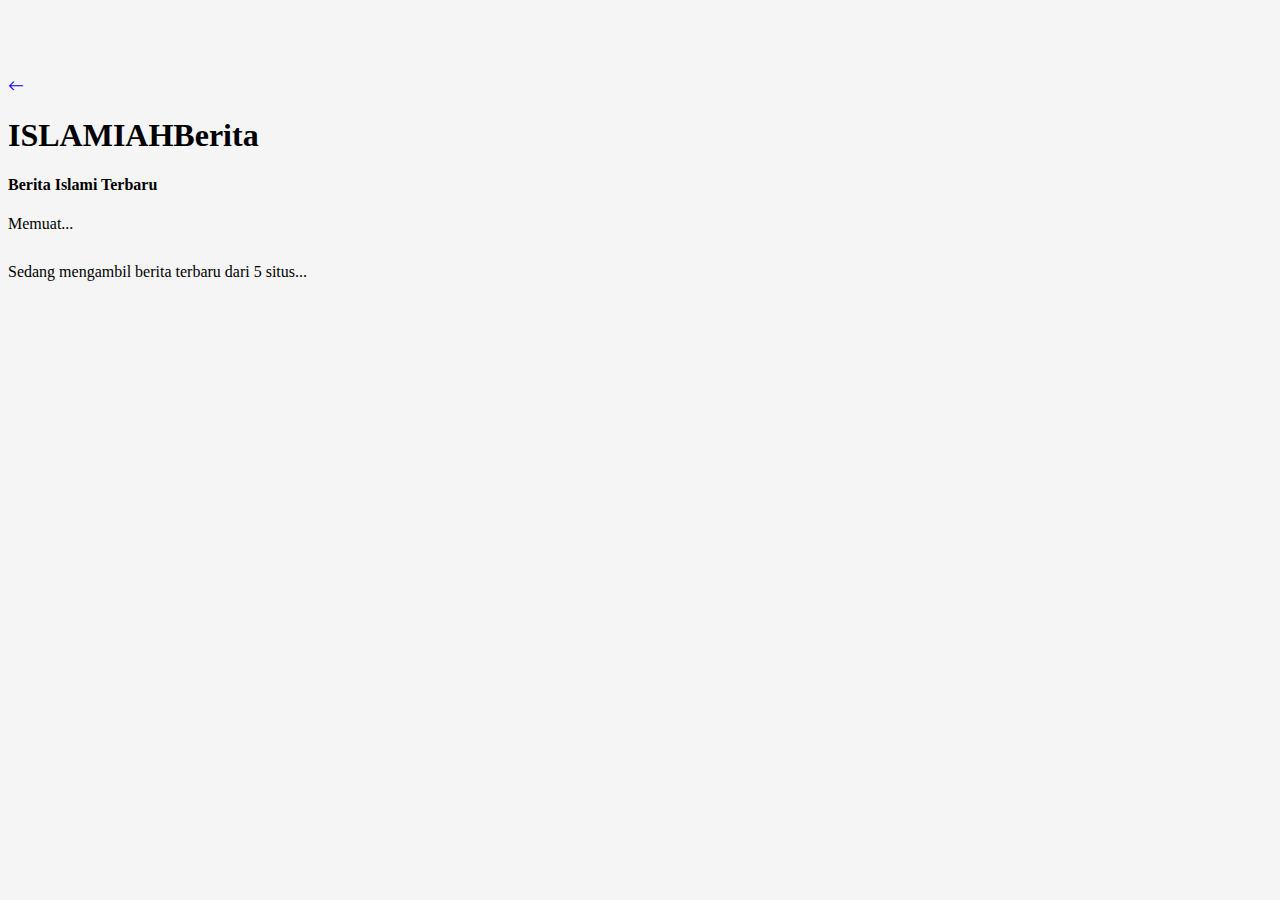
<file: berita-islam/index.html>
<!DOCTYPE html>
<html lang="id">
  <head>
    <meta charset="utf-8" />
    <meta name="viewport" content="width=device-width, initial-scale=1" />
    <meta name="theme-color" content="#006400"/>
    <link rel="manifest" href="/manifest.json">
    <link rel="apple-touch-icon" href="/img/islamiah192.png">
    <title>islamiah - Berita</title>
    <link
      href="https://cdn.jsdelivr.net/npm/bootstrap@5.2.3/dist/css/bootstrap.min.css"
      rel="stylesheet"
      integrity="sha384-rbsA2VBKQhggwzxH7pPCaAqO46MgnOM80zW1RWuH61DGLwZJEdK2Kadq2F9CUG65"
      crossorigin="anonymous"
    />
    <link
      rel="stylesheet"
      href="https://cdnjs.cloudflare.com/ajax/libs/animate.css/4.1.1/animate.min.css"
    />
    <link
      rel="stylesheet"
      href="https://cdn.jsdelivr.net/npm/bootstrap-icons@1.10.0/font/bootstrap-icons.css"
    />
    <style>
      :root {
        --primary-color: #28a745;
        --secondary-color: #f8f9fa;
        --accent-color: #218838;
      }
      body {
        transition: margin-left 0.5s;
        padding-top: 70px;
        background-color: #f5f5f5;
      }
      
      /* Saya menghapus style .custom-modal dan .dalam-pengembangan 
        agar tidak mengganggu konten berita baru Anda.
      */
    </style>
    <script 
      async 
      src="https://pagead2.googlesyndication.com/pagead/js/adsbygoogle.js?client=ca-pub-7183187126446600" 
      crossorigin="anonymous">
    </script>
  </head>
  <body>
    
    <nav class="navbar bg-white shadow fixed-top mb-5">
      <div class="container-fluid justify-content-center">
        <div class="col-5 ps-2 col-back">
          <a href="../index.html"
            ><i
              class="bi bi-arrow-left fs-3 toogle-back p-1 rounded fw-bold"
            ></i
          ></a>
        </div>
        <div class="col-7">
          <h1><span class="text-success">ISLAMIAH</span>Berita<span></span></h1>
        </div>
      </div>
    </nav>

    <div class="container my-4">
      <div class="row justify-content-center">
        <div class="col-md-9">
    
          <h4 class="mb-3 text-success">Berita Islami Terbaru</h4>
          
          <div id="berita-gabungan-container">
            
            <div class="card shadow-sm border-0">
              <div class="card-body text-center p-4">
                <div class="spinner-border text-success" role="status" 
                     style="width: 2rem; height: 2rem;">
                  <span class="visually-hidden">Memuat...</span>
                </div>
                <p class="mt-3 mb-0 text-muted">
                  Sedang mengambil berita terbaru dari 5 situs...
                </p>
              </div>
            </div>
            </div>
          
        </div>
      </div>
    </div>
    <script
      src="https://cdn.jsdelivr.net/npm/bootstrap@5.2.3/dist/js/bootstrap.bundle.min.js"
      integrity="sha384-kenU1KFdBIe4zVF0s0G1M5b4hcpxyD9F7jL+jjXkk+Q2h455rYXK/7HAuoJl+0I4"
      crossorigin="anonymous"
    ></script>
    <script
      src="https://code.jquery.com/jquery-3.6.2.min.js"
      integrity="sha256-2krYZKh//PcchRtd+H+VyyQoZ/e3EcrkxhM8ycwASPA="
      crossorigin="anonymous"
    ></script>
    <script>
      // Cek apakah browser mendukung Service Worker
      if ('serviceWorker' in navigator) {
        window.addEventListener('load', () => {
          navigator.serviceWorker.register('/sw.js')
            .then(registration => {
              console.log('Service Worker berhasil didaftarkan.');
            })
            .catch(error => {
              console.log('Pendaftaran Service Worker gagal:', error);
            });
        });
      }
    </script>
    
    <script>
      document.addEventListener("DOMContentLoaded", function() {
        
        // =================================================================
        // 
        //           ### EDIT DAFTAR SITUS DI BAWAH INI ###
        // Ganti 'nama_situs' dan 'url_rss' dengan 5 situs target Anda.
        //
        // =================================================================
        const daftarSitus = [
          { 
            nama_situs: 'Rumaysho', 
            url_rss: 'https://rumaysho.com/feed' 
          },
          { 
            nama_situs: 'Muslim.or.id', 
            url_rss: 'https://muslim.or.id/feed' 
          },
          { 
            nama_situs: 'Khotbah Jumat', 
            url_rss: 'https://khotbahjumat.com/feed' 
          },
          { 
            nama_situs: 'Muslimah.or.id', 
            url_rss: 'https://muslimah.or.id/feed' 
          },
          { 
            nama_situs: 'Mubadalah', 
            url_rss: 'https://mubadalah.id/feed' 
          }
        ];
        // =================================================================
        //              ### AKHIR BAGIAN EDIT ###
        // =================================================================
    
        // Kontainer utama tempat berita akan ditampilkan
        const container = document.getElementById('berita-gabungan-container');
    
        // --- Fungsi untuk mengambil satu RSS feed ---
        async function ambilSatuFeed(situs) {
          const api_url = `https://api.rss2json.com/v1/api.json?rss_url=${encodeURIComponent(situs.url_rss)}`;
          try {
            const response = await fetch(api_url);
            if (!response.ok) {
              throw new Error(`HTTP error! status: ${response.status}`);
            }
            const data = await response.json();
            
            if (data.status === 'ok') {
              // Sukses: kembalikan data situs + 2 artikel pertama
              return {
                nama_situs: situs.nama_situs,
                feed_info: data.feed, // Info feed (judul, link situs)
                items: data.items.slice(0, 2) // Ambil 2 item pertama
              };
            } else {
              // Gagal di sisi rss2json
              throw new Error(`rss2json error: ${data.message}`);
            }
          } catch (error) {
            // Gagal fetch atau error lainnya
            console.error(`Gagal mengambil feed dari ${situs.nama_situs}:`, error.message);
            // Kembalikan null agar bisa disaring nanti
            return null; 
          }
        }
    
        // --- Fungsi utama untuk menjalankan semua pengambilan data ---
        async function muatSemuaBerita() {
          // 1. Kosongkan kontainer loading
          container.innerHTML = '';
    
          // 2. Buat array "promises" untuk mengambil semua feed secara paralel
          const promises = daftarSitus.map(situs => ambilSatuFeed(situs));
          
          // 3. Tunggu sampai semua permintaan selesai
          const hasil = await Promise.all(promises);
    
          // 4. Saring hasil yang gagal (null) dan proses yang berhasil
          let adaBerita = false;
          hasil.forEach(situsData => {
            // Hanya proses jika situsData tidak null dan punya item
            if (situsData && situsData.items && situsData.items.length > 0) {
              adaBerita = true;
              // Buat HTML untuk setiap situs
              container.innerHTML += buatHtmlUntukSitus(situsData);
            }
          });
    
          // 5. Tampilkan pesan jika tidak ada berita sama sekali
          if (!adaBerita) {
            container.innerHTML = `
              <div class="alert alert-warning" role="alert">
                Gagal memuat berita dari semua sumber. Silakan coba lagi nanti.
              </div>
            `;
          }
        }
    
        // --- Fungsi helper untuk mengubah data JSON menjadi HTML ---
            // =================================================================
    // GANTI FUNGSI LAMA 'buatHtmlUntukSitus' DENGAN VERSI BARU DI BAWAH INI
    // =================================================================
    
    // --- Fungsi helper untuk mengubah data JSON menjadi HTML (VERSI BARU DENGAN GAMBAR) ---
    function buatHtmlUntukSitus(situsData) {
      // Ambil 2 artikel
      const artikel1 = situsData.items[0];
      const artikel2 = situsData.items.length > 1 ? situsData.items[1] : null;

      // --- Fungsi kecil untuk membuat satu baris artikel ---
      function buatHtmlArtikel(artikel) {
        if (!artikel) return '';

        let htmlGambar = '';
        
        // Cek apakah ada gambar thumbnail. 
        // rss2json mengembalikan string kosong "" jika tidak ada.
        if (artikel.thumbnail && artikel.thumbnail !== "") {
          // Jika ADA gambar
          htmlGambar = `
            <img src="${artikel.thumbnail}" 
                 class="img-fluid rounded me-3" 
                 alt="Gambar Berita" 
                 style="width: 100px; height: 75px; object-fit: cover;">
          `;
        } else {
          // Jika TIDAK ADA gambar, tampilkan ikon placeholder
          htmlGambar = `
            <div class="text-center text-success" 
                 style="width: 100px; height: 75px; font-size: 2.5rem; 
                        display: flex; align-items: center; justify-content: center; 
                        background-color: #f8f9fa; border: 1px solid #eee; 
                        border-radius: .25rem; margin-right: 1rem; flex-shrink: 0;">
              <i class="bi bi-file-earmark-text"></i>
            </div>
          `;
        }

        // Gabungkan gambar dan judul
        return `
          <a href="${artikel.link}" target="_blank" rel="noopener noreferrer" 
             class="list-group-item list-group-item-action d-flex align-items-center p-3">
            
            ${htmlGambar}
            
            <div class="flex-grow-1" style="line-height: 1.4;">
              ${artikel.title}
            </div>
          </a>
        `;
      }
      // --- Akhir fungsi kecil ---

      // Gabungkan menjadi satu card Bootstrap
      return `
        <div class="card shadow-sm border-0 mb-4">
          <div class="card-header bg-white border-bottom-0 pt-3">
            <h6 class="mb-0">
              Dari: 
              <a href="${situsData.feed_info.link}" target="_blank" rel="noopener noreferrer" 
                 class="text-decoration-none text-success fw-bold">
                ${situsData.nama_situs}
              </a>
            </h6>
          </div>
          <div class="list-group list-group-flush">
            ${buatHtmlArtikel(artikel1)}
            ${buatHtmlArtikel(artikel2)}
          </div>
        </div>
      `;
    }
    
    // =================================================================
    // AKHIR BLOK PENGGANTI
    // =================================================================

    
          // Gabungkan menjadi satu card Bootstrap
          return `
            <div class="card shadow-sm border-0 mb-4">
              <div class="card-header bg-white border-bottom-0 pt-3">
                <h6 class="mb-0">
                  Dari: 
                  <a href="${situsData.feed_info.link}" target="_blank" rel="noopener noreferrer" 
                     class="text-decoration-none text-success fw-bold">
                    ${situsData.nama_situs}
                  </a>
                </h6>
              </div>
              <div class="list-group list-group-flush">
                ${buatHtmlArtikel(artikel1)}
                ${buatHtmlArtikel(artikel2)}
              </div>
            </div>
          `;
        }
    
        // --- Jalankan fungsi utama ---
        muatSemuaBerita();
    
      });
    </script>
    </body>
</html>
</file>
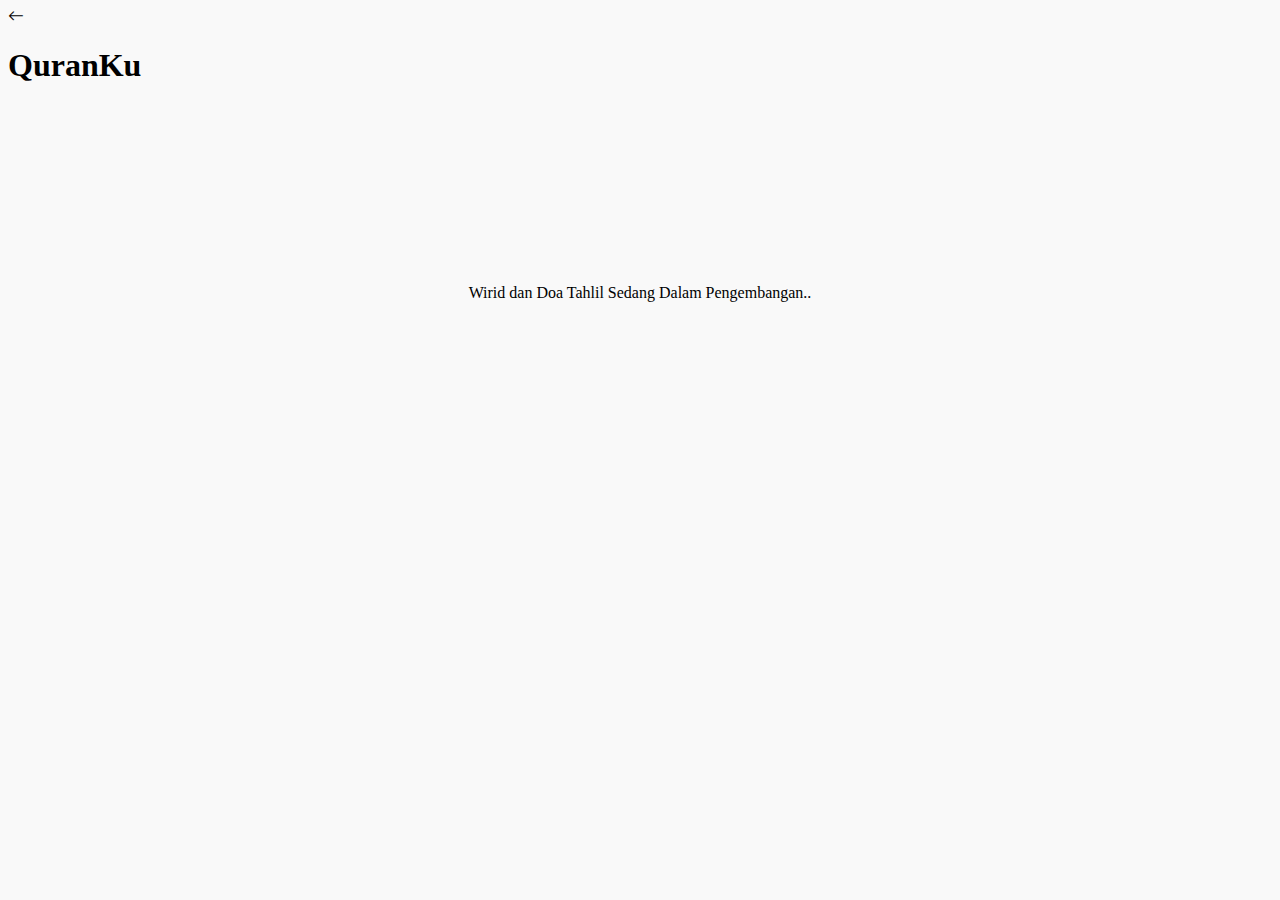
<file: wirid/index.html>
<!DOCTYPE html>
<html lang="en">
  <head>
    <meta charset="utf-8" />
    <meta name="viewport" content="width=device-width, initial-scale=1" />
    <title>ngajionline</title>
    <link
      href="https://cdn.jsdelivr.net/npm/bootstrap@5.2.3/dist/css/bootstrap.min.css"
      rel="stylesheet"
      integrity="sha384-rbsA2VBKQhggwzxH7pPCaAqO46MgnOM80zW1RWuH61DGLwZJEdK2Kadq2F9CUG65"
      crossorigin="anonymous"
    />
    <link rel="stylesheet" href="style.css" />
  </head>
  <body>
    <nav class="navbar bg-white shadow fixed-top mb-5">
      <div class="container-fluid justify-content-center">
        <div class="col-5 ps-2 col-back">
          <a href="../index.html"
            ><i
              class="bi bi-arrow-left fs-3 toogle-back p-1 rounded fw-bold"
            ></i
          ></a>
        </div>
        <div class="col-7">
          <h1><span class="text-success">Quran</span>Ku <span></span></h1>
        </div>
      </div>
    </nav>

    <div class="dalam-pengembangan">
      <div class="row d-flex justify-content-center">
        <div class="col-md-5">
          <p>Wirid dan Doa Tahlil Sedang Dalam Pengembangan..</p>
        </div>
      </div>
    </div>
    <script
      src="https://cdn.jsdelivr.net/npm/bootstrap@5.2.3/dist/js/bootstrap.bundle.min.js"
      integrity="sha384-kenU1KFdBIe4zVF0s0G1M5b4hcpxyD9F7jL+jjXkk+Q2h455rYXK/7HAuoJl+0I4"
      crossorigin="anonymous"
    ></script>
    <script
      src="https://code.jquery.com/jquery-3.6.2.min.js"
      integrity="sha256-2krYZKh//PcchRtd+H+VyyQoZ/e3EcrkxhM8ycwASPA="
      crossorigin="anonymous"
    ></script>
    <script src="script.js"></script>
  </body>
</html>
</file>
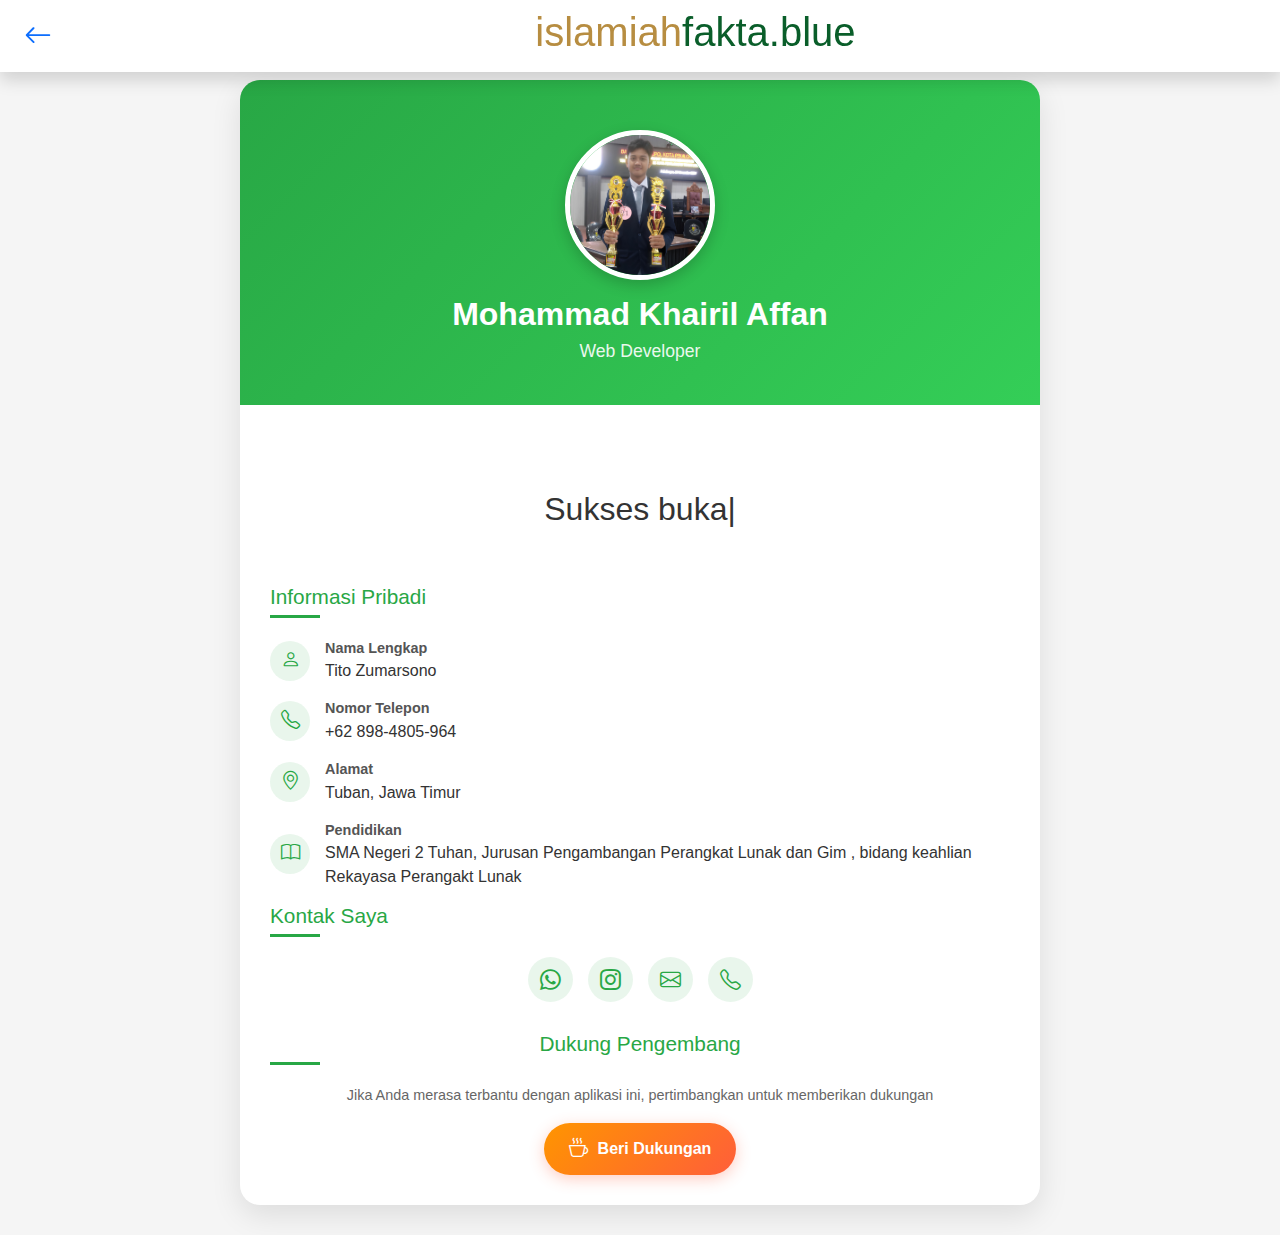
<file: profil.html>
<!DOCTYPE html>
<html lang="en">
  <head>
    <meta charset="UTF-8" />
    <meta name="viewport" content="width=device-width, initial-scale=1.0" />
    <title>Profil Developer | islamiah</title>
    <link
      href="https://cdn.jsdelivr.net/npm/bootstrap@5.2.3/dist/css/bootstrap.min.css"
      rel="stylesheet"
    />
    <link
      rel="stylesheet"
      href="https://cdnjs.cloudflare.com/ajax/libs/animate.css/4.1.1/animate.min.css"
    />
    <link
      rel="stylesheet"
      href="https://cdn.jsdelivr.net/npm/bootstrap-icons@1.10.0/font/bootstrap-icons.css"
    />
    <style>
      :root {
        --primary-color: #28a745;
        --secondary-color: #f8f9fa;
        --accent-color: #218838;
        --islamic-green: #0a5e2a;
        --gold: #b78d41;
        --cream: #f8f3e6;
        --light-gold: #e8d9b5;
        --dark-green: #083d1e;
        --white: #ffffff;
        --pure-white: #ffffff;
        --card-bg: #ffffff;
      }

      body {
        background-color: #f5f5f5;
        font-family: "Segoe UI", Tahoma, Geneva, Verdana, sans-serif;
      }

      .developer-card {
        max-width: 800px;
        margin: 80px auto 30px;
        border-radius: 20px;
        overflow: hidden;
        box-shadow: 0 10px 30px rgba(0, 0, 0, 0.1);
        background: white;
        transition: transform 0.3s;
      }

      .developer-card:hover {
        transform: translateY(-5px);
      }

      .profile-header {
        background: linear-gradient(135deg, var(--primary-color), #34ce57);
        padding: 30px;
        text-align: center;
        color: white;
        position: relative;
      }

      .profile-pic {
        width: 150px;
        height: 150px;
        border-radius: 50%;
        object-fit: cover;
        border: 5px solid white;
        box-shadow: 0 5px 15px rgba(0, 0, 0, 0.2);
        margin-top: 20px;
        transition: all 0.3s;
      }

      .profile-pic:hover {
        transform: scale(1.05);
        box-shadow: 0 8px 25px rgba(0, 0, 0, 0.3);
      }

      .developer-name {
        font-size: 2rem;
        font-weight: 700;
        margin: 15px 0 5px;
      }

      .developer-title {
        font-size: 1.1rem;
        opacity: 0.9;
        margin-bottom: 10px;
      }

      .profile-body {
        padding: 30px;
      }

      .section-title {
        color: var(--primary-color);
        font-size: 1.3rem;
        margin-bottom: 20px;
        position: relative;
        padding-bottom: 8px;
      }

      .section-title::after {
        content: "";
        position: absolute;
        left: 0;
        bottom: 0;
        width: 50px;
        height: 3px;
        background-color: var(--primary-color);
      }

      .info-item {
        display: flex;
        margin-bottom: 15px;
        align-items: center;
      }

      .info-icon {
        width: 40px;
        height: 40px;
        background-color: rgba(40, 167, 69, 0.1);
        border-radius: 50%;
        display: flex;
        align-items: center;
        justify-content: center;
        margin-right: 15px;
        color: var(--primary-color);
        font-size: 1.2rem;
      }

      .info-content {
        flex: 1;
      }

      .info-label {
        font-weight: 600;
        color: #555;
        font-size: 0.9rem;
      }

      .info-value {
        font-size: 1rem;
        color: #333;
      }

      .social-links {
        display: flex;
        justify-content: center;
        margin-top: 20px;
        gap: 15px;
      }

      .social-link {
        width: 45px;
        height: 45px;
        border-radius: 50%;
        background-color: rgba(40, 167, 69, 0.1);
        display: flex;
        align-items: center;
        justify-content: center;
        color: var(--primary-color);
        font-size: 1.3rem;
        transition: all 0.3s;
        text-decoration: none;
      }

      .social-link:hover {
        background-color: var(--primary-color);
        color: white;
        transform: translateY(-3px);
      }

      .quote {
        font-style: italic;
        text-align: center;
        margin: 20px 0;
        padding: 15px;
        background-color: rgba(40, 167, 69, 0.05);
        border-radius: 10px;
        border-left: 4px solid var(--primary-color);
      }

      /* Support Button Styles */
      .support-section {
        margin-top: 30px;
        text-align: center;
      }

      .support-btn {
        background: linear-gradient(135deg, #ff9500, #ff5e3a);
        color: white;
        border: none;
        padding: 12px 25px;
        border-radius: 50px;
        font-weight: 600;
        display: inline-flex;
        align-items: center;
        gap: 10px;
        transition: all 0.3s;
        box-shadow: 0 4px 15px rgba(255, 94, 58, 0.3);
        text-decoration: none;
      }

      .support-btn:hover {
        transform: translateY(-3px);
        box-shadow: 0 8px 20px rgba(255, 94, 58, 0.4);
        color: white;
      }

            .navbar h1 span {
        color: var(--gold);
      }
      .navbar h1{
        color: var(--islamic-green);
      }

      .support-icon {
        font-size: 1.2rem;
      }

      .support-text {
        margin-top: 10px;
        font-size: 0.9rem;
        color: #666;
      }
/* Styling Kontainer */
.typing-quote {
  font-family: 'Poppins', sans-serif; /* Ganti font agar lebih modern */
  font-size: 2rem;
  font-weight: 500; /* Ketebalan font yang pas */
  color: #333;
  line-height: 1.5; /* Jarak baris yang ideal */
  text-align: center;
  margin-top: 50px; /* Jarak dari atas */
  min-height: 100px; /* Menghindari layout bergeser saat teks muncul */
}

/* Efek Kursor Berkedip */
.cursor {
  font-size: 2rem;
  color: #333;
  animation: blink 0.8s infinite;
}

@keyframes blink {
  0%, 100% { opacity: 1; }
  50% { opacity: 0; }
}

      @media (max-width: 768px) {
        .developer-card {
          margin: 60px 15px 30px;
        }

        .profile-header {
          padding: 20px;
        }

        .profile-pic {
          width: 120px;
          height: 120px;
        }
      }
    </style>
  </head>
  <body>
    <nav class="navbar bg-white shadow fixed-top mb-5">
      <div class="container-fluid justify-content-center">
        <div class="col-5 ps-2 col-back">
          <a href="index.html"
            ><i
              class="bi bi-arrow-left fs-3 toogle-back p-1 rounded fw-bold"
            ></i
          ></a>
        </div>
        <div class="col-7">
          <h1> <span>islamiah</span>fakta.blue</h1>
        </div>
      </div>
    </nav>

    <div class="developer-card animate__animated animate__fadeIn">
      <div class="profile-header">
        <img
          src="img/profil.jpeg"
          alt="Foto Developer"
          class="profile-pic animate__animated animate__zoomIn"
        />
        <h1 class="developer-name animate__animated animate__fadeInUp">
          Mohammad Khairil Affan
        </h1>
        <p
          class="developer-title animate__animated animate__fadeInUp animate__delay-1s"
        >
          Web Developer
        </p>
      </div>

      <div class="profile-body">
<div class="typing-quote">
  <span id="typing-text"></span><span class="cursor">|</span>
</div>

        <h3
          class="section-title animate__animated animate__fadeIn animate__delay-1s"
        >
          Informasi Pribadi
        </h3>

        <div
          class="info-item animate__animated animate__fadeIn animate__delay-1s"
        >
          <div class="info-icon">
            <i class="bi bi-person"></i>
          </div>
          <div class="info-content">
            <div class="info-label">Nama Lengkap</div>
            <div class="info-value">Tito Zumarsono</div>
          </div>
        </div>

        <div
          class="info-item animate__animated animate__fadeIn animate__delay-1s"
        >
          <div class="info-icon">
            <i class="bi bi-telephone"></i>
          </div>
          <div class="info-content">
            <div class="info-label">Nomor Telepon</div>
            <div class="info-value">+62 898-4805-964</div>
          </div>
        </div>

        <div
          class="info-item animate__animated animate__fadeIn animate__delay-1s"
        >
          <div class="info-icon">
            <i class="bi bi-geo-alt"></i>
          </div>
          <div class="info-content">
            <div class="info-label">Alamat</div>
            <div class="info-value">
              Tuban, Jawa Timur
            </div>
          </div>
        </div>

        <div
          class="info-item animate__animated animate__fadeIn animate__delay-1s"
        >
          <div class="info-icon">
            <i class="bi bi-book"></i>
          </div>
          <div class="info-content">
            <div class="info-label">Pendidikan</div>
            <div class="info-value">
              SMA Negeri 2 Tuhan, Jurusan Pengambangan Perangkat Lunak dan
              Gim , bidang keahlian Rekayasa Perangakt Lunak
            </div>
          </div>
        </div>

        <h3
          class="section-title animate__animated animate__fadeIn animate__delay-2s"
        >
          Kontak Saya
        </h3>

        <div class="social-links">
          <a
            href="https://wa.me/628984805964"
            class="social-link animate__animated animate__fadeIn animate__delay-2s"
          >
            <i class="bi bi-whatsapp"></i>
          </a>
          <a
            href="https://instagram.com/"
            class="social-link animate__animated animate__fadeIn animate__delay-2s"
          >
            <i class="bi bi-instagram"></i>
          </a>
          <a
            href="mailto:squadsantuy272@gmail.com"
            class="social-link animate__animated animate__fadeIn animate__delay-2s"
          >
            <i class="bi bi-envelope"></i>
          </a>
          <a
            href="tel:+628984805964"
            class="social-link animate__animated animate__fadeIn animate__delay-2s"
          >
            <i class="bi bi-telephone"></i>
          </a>
        </div>

        <!-- Support Developer Section -->
        <div
          class="support-section animate__animated animate__fadeIn animate__delay-3s"
        >
          <h3 class="section-title">Dukung Pengembang</h3>
          <p class="support-text">
            Jika Anda merasa terbantu dengan aplikasi ini, pertimbangkan untuk
            memberikan dukungan
          </p>
          <a
            href="https://saweria.co/"
            target="_blank"
            class="support-btn"
          >
            <i class="bi bi-cup-hot support-icon"></i>
            Beri Dukungan
          </a>
        </div>
      </div>
    </div>

    <script src="https://cdn.jsdelivr.net/npm/bootstrap@5.2.3/dist/js/bootstrap.bundle.min.js"></script>
    <script>
      // Animasi saat elemen muncul di viewport
      document.addEventListener("DOMContentLoaded", function () {
        const animateElements = document.querySelectorAll(".animate__animated");

        const observer = new IntersectionObserver(
          (entries) => {
            entries.forEach((entry) => {
              if (entry.isIntersecting) {
                entry.target.classList.add(entry.target.dataset.animate);
                observer.unobserve(entry.target);
              }
            });
          },
          {
            threshold: 0.1,
          }
        );

        animateElements.forEach((el) => {
          observer.observe(el);
        });
      });

const text = "Sukses bukan tentang berapa banyak baris kode yang ditulis, tapi tentang seberapa besar dampak yang diciptakan..";
const element = document.getElementById("typing-text");
let i = 0;

function typeText() {
  if (i < text.length) {
    element.textContent += text.charAt(i);
    i++;
    setTimeout(typeText, 70); // Kecepatan ketik (milidetik)
  }
}

document.addEventListener("DOMContentLoaded", () => {
  typeText();
});
    </script>
  </body>
      </html>
</file>
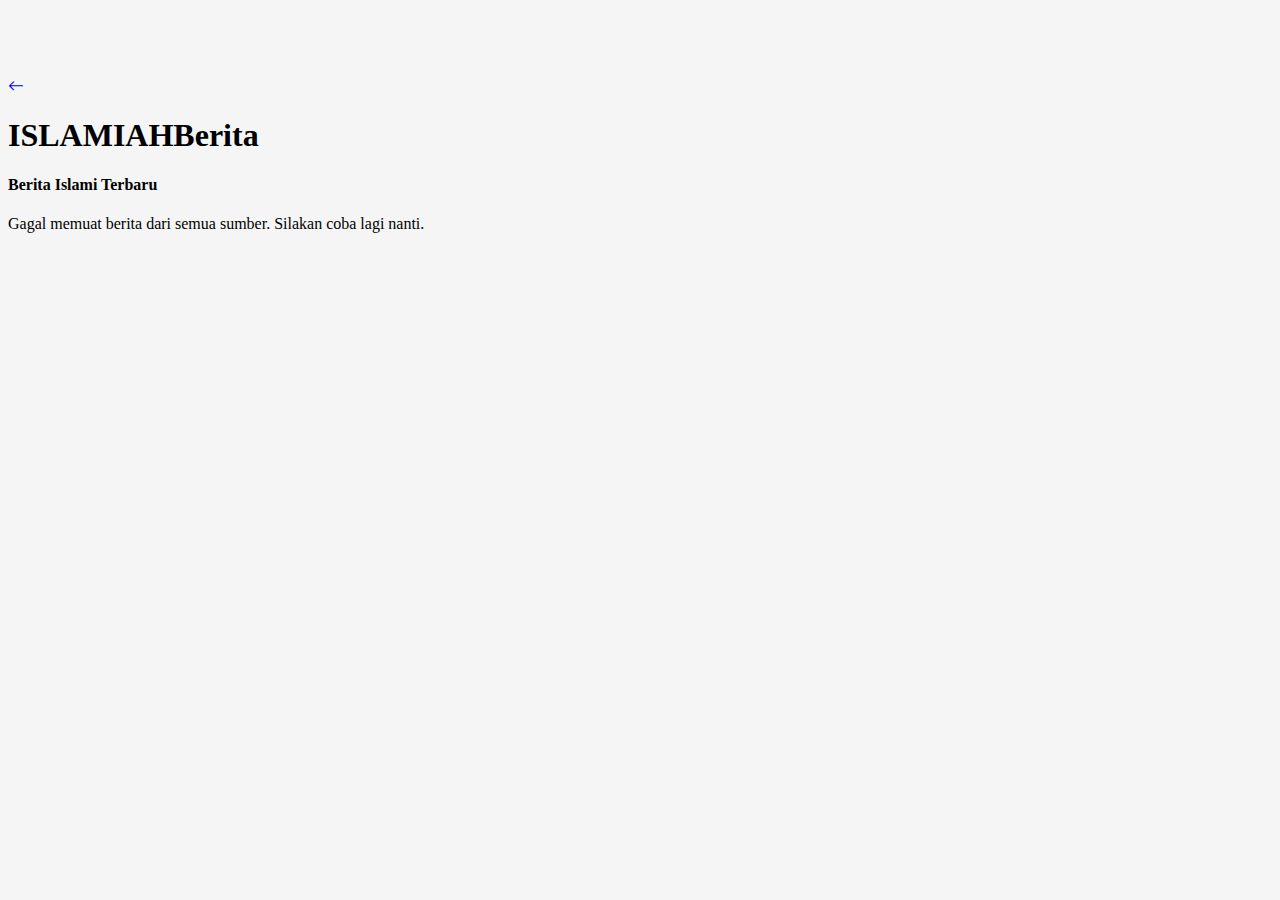
<file: berita-islam/index1.html>
<!DOCTYPE html>
<html lang="id">
  <head>
    <meta charset="utf-8" />
    <meta name="viewport" content="width=device-width, initial-scale=1" />
    <meta name="theme-color" content="#006400"/>
    <link rel="manifest" href="/manifest.json">
    <link rel="apple-touch-icon" href="/img/islamiah192.png">
    <title>islamiah - Berita</title>
    <link
      href="https://cdn.jsdelivr.net/npm/bootstrap@5.2.3/dist/css/bootstrap.min.css"
      rel="stylesheet"
      integrity="sha384-rbsA2VBKQhggwzxH7pPCaAqO46MgnOM80zW1RWuH61DGLwZJEdK2Kadq2F9CUG65"
      crossorigin="anonymous"
    />
    <link
      rel="stylesheet"
      href="https://cdnjs.cloudflare.com/ajax/libs/animate.css/4.1.1/animate.min.css"
    />
    <link
      rel="stylesheet"
      href="https://cdn.jsdelivr.net/npm/bootstrap-icons@1.10.0/font/bootstrap-icons.css"
    />
    <style>
      :root {
        --primary-color: #28a745;
        --secondary-color: #f8f9fa;
        --accent-color: #218838;
      }
      body {
        transition: margin-left 0.5s;
        padding-top: 70px;
        background-color: #f5f5f5;
      }
      
      /* Saya menghapus style .custom-modal dan .dalam-pengembangan 
        agar tidak mengganggu konten berita baru Anda.
      */
    </style>
    <script 
      async 
      src="https://pagead2.googlesyndication.com/pagead/js/adsbygoogle.js?client=ca-pub-7183187126446600" 
      crossorigin="anonymous">
    </script>
  </head>
  <body>
    
    <nav class="navbar bg-white shadow fixed-top mb-5">
      <div class="container-fluid justify-content-center">
        <div class="col-5 ps-2 col-back">
          <a href="../index.html"
            ><i
              class="bi bi-arrow-left fs-3 toogle-back p-1 rounded fw-bold"
            ></i
          ></a>
        </div>
        <div class="col-7">
          <h1><span class="text-success">ISLAMIAH</span>Berita<span></span></h1>
        </div>
      </div>
    </nav>

    <div class="container my-4">
      <div class="row justify-content-center">
        <div class="col-md-9">
    
          <h4 class="mb-3 text-success">Berita Islami Terbaru</h4>
          
          <div id="berita-gabungan-container">
            
            <div class="card shadow-sm border-0">
              <div class="card-body text-center p-4">
                <div class="spinner-border text-success" role="status" 
                     style="width: 2rem; height: 2rem;">
                  <span class="visually-hidden">Memuat...</span>
                </div>
                <p class="mt-3 mb-0 text-muted">
                  Sedang mengambil berita terbaru dari 5 situs...
                </p>
              </div>
            </div>
            </div>
          
        </div>
      </div>
    </div>
    <script
      src="https://cdn.jsdelivr.net/npm/bootstrap@5.2.3/dist/js/bootstrap.bundle.min.js"
      integrity="sha384-kenU1KFdBIe4zVF0s0G1M5b4hcpxyD9F7jL+jjXkk+Q2h455rYXK/7HAuoJl+0I4"
      crossorigin="anonymous"
    ></script>
    <script
      src="https://code.jquery.com/jquery-3.6.2.min.js"
      integrity="sha256-2krYZKh//PcchRtd+H+VyyQoZ/e3EcrkxhM8ycwASPA="
      crossorigin="anonymous"
    ></script>
    <script>
      // Cek apakah browser mendukung Service Worker
      if ('serviceWorker' in navigator) {
        window.addEventListener('load', () => {
          navigator.serviceWorker.register('/sw.js')
            .then(registration => {
              console.log('Service Worker berhasil didaftarkan.');
            })
            .catch(error => {
              console.log('Pendaftaran Service Worker gagal:', error);
            });
        });
      }
    </script>
    
    <script>
      document.addEventListener("DOMContentLoaded", function() {
        
        // =================================================================
        // 
        //           ### EDIT DAFTAR SITUS DI BAWAH INI ###
        // Ganti 'nama_situs' dan 'url_rss' dengan 5 situs target Anda.
        //
        // =================================================================
        const daftarSitus = [
          { 
            nama_situs: 'Rumaysho', 
            url_rss: 'https://rumaysho.com/feed' 
          },
          { 
            nama_situs: 'Muslim.or.id', 
            url_rss: 'https://muslim.or.id/feed' 
          },
          { 
            nama_situs: 'Khotbah Jumat', 
            url_rss: 'https://khotbahjumat.com/feed' 
          },
          { 
            nama_situs: 'Muslimah.or.id', 
            url_rss: 'https://muslimah.or.id/feed' 
          },
          { 
            nama_situs: 'Mubadalah', 
            url_rss: 'https://mubadalah.id/feed' 
          }
        ];
        // =================================================================
        //              ### AKHIR BAGIAN EDIT ###
        // =================================================================
    
        // Kontainer utama tempat berita akan ditampilkan
        const container = document.getElementById('berita-gabungan-container');
    
        // --- Fungsi untuk mengambil satu RSS feed ---
        async function ambilSatuFeed(situs) {
          const api_url = `https://api.rss2json.com/v1/api.json?rss_url=${encodeURIComponent(situs.url_rss)}`;
          try {
            const response = await fetch(api_url);
            if (!response.ok) {
              throw new Error(`HTTP error! status: ${response.status}`);
            }
            const data = await response.json();
            
            if (data.status === 'ok') {
              // Sukses: kembalikan data situs + 2 artikel pertama
              return {
                nama_situs: situs.nama_situs,
                feed_info: data.feed, // Info feed (judul, link situs)
                items: data.items.slice(0, 2) // Ambil 2 item pertama
              };
            } else {
              // Gagal di sisi rss2json
              throw new Error(`rss2json error: ${data.message}`);
            }
          } catch (error) {
            // Gagal fetch atau error lainnya
            console.error(`Gagal mengambil feed dari ${situs.nama_situs}:`, error.message);
            // Kembalikan null agar bisa disaring nanti
            return null; 
          }
        }
    
        // --- Fungsi utama untuk menjalankan semua pengambilan data ---
        async function muatSemuaBerita() {
          // 1. Kosongkan kontainer loading
          container.innerHTML = '';
    
          // 2. Buat array "promises" untuk mengambil semua feed secara paralel
          const promises = daftarSitus.map(situs => ambilSatuFeed(situs));
          
          // 3. Tunggu sampai semua permintaan selesai
          const hasil = await Promise.all(promises);
    
          // 4. Saring hasil yang gagal (null) dan proses yang berhasil
          let adaBerita = false;
          hasil.forEach(situsData => {
            // Hanya proses jika situsData tidak null dan punya item
            if (situsData && situsData.items && situsData.items.length > 0) {
              adaBerita = true;
              // Buat HTML untuk setiap situs
              container.innerHTML += buatHtmlUntukSitus(situsData);
            }
          });
    
          // 5. Tampilkan pesan jika tidak ada berita sama sekali
          if (!adaBerita) {
            container.innerHTML = `
              <div class="alert alert-warning" role="alert">
                Gagal memuat berita dari semua sumber. Silakan coba lagi nanti.
              </div>
            `;
          }
        }
    
        // --- Fungsi helper untuk mengubah data JSON menjadi HTML ---
        function buatHtmlUntukSitus(situsData) {
          // Ambil 2 artikel
          const artikel1 = situsData.items[0];
          const artikel2 = situsData.items.length > 1 ? situsData.items[1] : null;
    
          // Fungsi kecil untuk membuat satu baris artikel
          function buatHtmlArtikel(artikel) {
            if (!artikel) return '';
            return `
              <a href="${artikel.link}" target="_blank" rel="noopener noreferrer" 
                 class="list-group-item list-group-item-action">
                <i class="bi bi-file-earmark-text me-2 text-success"></i>
                ${artikel.title}
              </a>
            `;
          }
    
          // Gabungkan menjadi satu card Bootstrap
          return `
            <div class="card shadow-sm border-0 mb-4">
              <div class="card-header bg-white border-bottom-0 pt-3">
                <h6 class="mb-0">
                  Dari: 
                  <a href="${situsData.feed_info.link}" target="_blank" rel="noopener noreferrer" 
                     class="text-decoration-none text-success fw-bold">
                    ${situsData.nama_situs}
                  </a>
                </h6>
              </div>
              <div class="list-group list-group-flush">
                ${buatHtmlArtikel(artikel1)}
                ${buatHtmlArtikel(artikel2)}
              </div>
            </div>
          `;
        }
    
        // --- Jalankan fungsi utama ---
        muatSemuaBerita();
    
      });
    </script>
    </body>
</html>
</file>
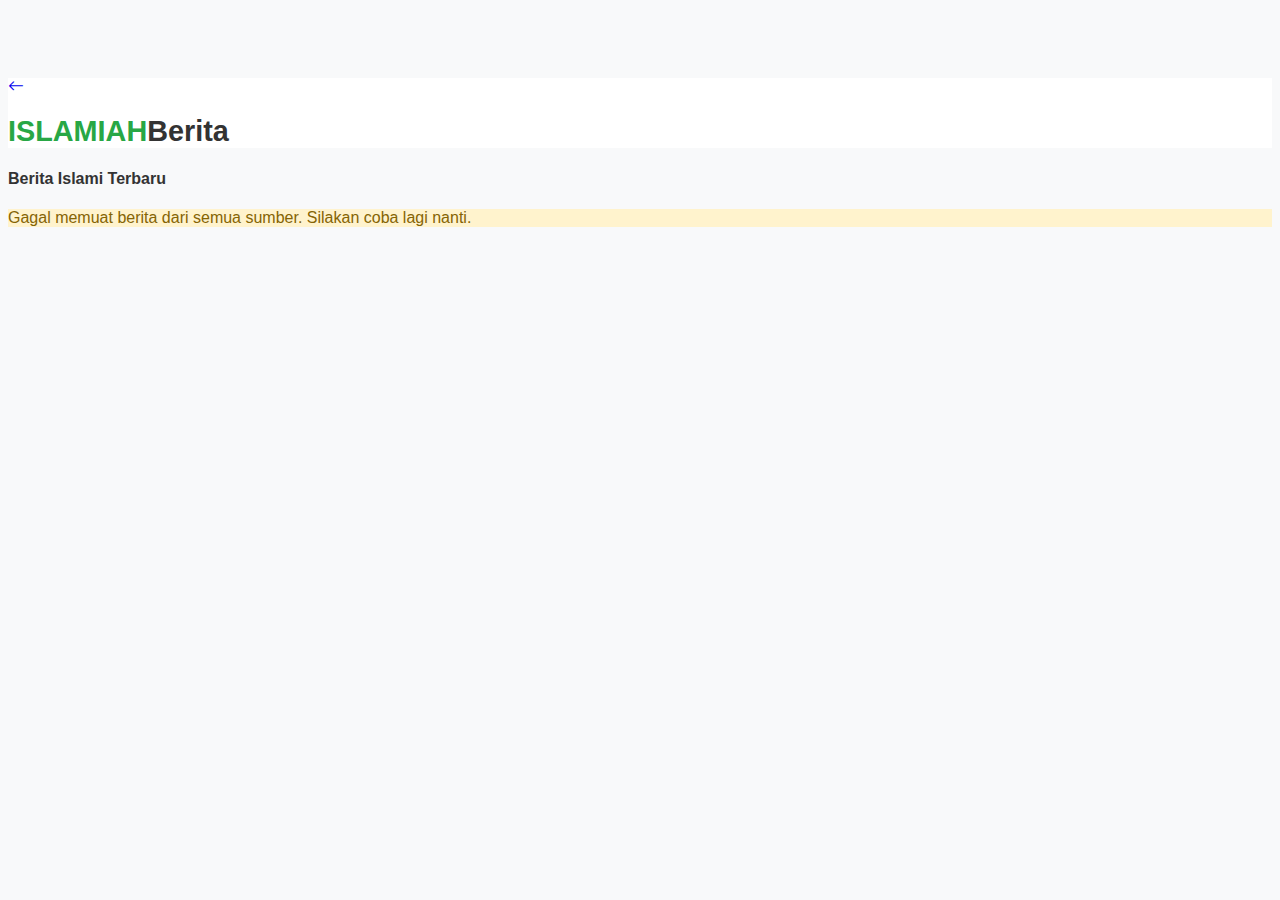
<file: berita-islam/Modelgambar.html>
<!DOCTYPE html>
<html lang="id">
  <head>
    <meta charset="utf-8" />
    <meta name="viewport" content="width=device-width, initial-scale=1" />
    <meta name="theme-color" content="#006400"/>
    <link rel="manifest" href="/manifest.json">
    <link rel="apple-touch-icon" href="/img/islamiah192.png">
    <title>islamiah - Berita</title>
    <link
      href="https://cdn.jsdelivr.net/npm/bootstrap@5.2.3/dist/css/bootstrap.min.css"
      rel="stylesheet"
      integrity="sha384-rbsA2VBKQhggwzxH7pPCaAqO46MgnOM80zW1RWuH61DGLwZJEdK2Kadq2F9CUG65"
      crossorigin="anonymous"
    />
    <link
      rel="stylesheet"
      href="https://cdnjs.cloudflare.com/ajax/libs/animate.css/4.1.1/animate.min.css"
    />
    <link
      rel="stylesheet"
      href="https://cdn.jsdelivr.net/npm/bootstrap-icons@1.10.0/font/bootstrap-icons.css"
    />
    <style>
      :root {
        --primary-color: #28a745; /* Hijau utama */
        --secondary-color: #f8f9fa; /* Warna latar sekunder (putih abu) */
        --accent-color: #218838; /* Hijau aksen lebih gelap */
        --text-color: #333; /* Warna teks umum */
        --text-light: #6c757d; /* Warna teks abu-abu */
        --border-color: #e9ecef; /* Warna border ringan */
      }

      body {
        transition: margin-left 0.5s;
        padding-top: 70px;
        background-color: var(--secondary-color); /* Menggunakan warna dari root */
        color: var(--text-color);
        font-family: -apple-system, BlinkMacSystemFont, "Segoe UI", Roboto, "Helvetica Neue", Arial, sans-serif, "Apple Color Emoji", "Segoe UI Emoji", "Segoe UI Symbol";
      }

      .navbar {
        background-color: white !important; /* Pastikan navbar putih */
      }

      h1 {
        font-size: 1.8rem;
        font-weight: 700;
        color: var(--text-color);
      }

      h1 .text-success {
        color: var(--primary-color) !important; /* Memastikan teks sukses tetap hijau */
      }

      /* Style untuk kontainer berita */
      #berita-gabungan-container .card {
        border: 1px solid var(--border-color);
        border-radius: 0.5rem;
        overflow: hidden;
      }

      #berita-gabungan-container .card-header {
        background-color: white;
        border-bottom: 1px solid var(--border-color);
        padding: 0.75rem 1.25rem;
      }

      #berita-gabungan-container .card-header h6 {
        font-size: 0.95rem;
        color: var(--text-light);
      }

      #berita-gabungan-container .list-group-item {
        border-color: var(--border-color);
        color: var(--text-color);
        transition: background-color 0.2s ease-in-out;
        display: flex; /* Menggunakan flexbox untuk item */
        align-items: center; /* Menyejajarkan vertikal */
      }

      #berita-gabungan-container .list-group-item:hover {
        background-color: rgba(var(--primary-color-rgb, 40, 167, 69), 0.1); /* Hover dengan sentuhan hijau */
      }

      #berita-gabungan-container .list-group-item img {
        width: 100px;
        height: 75px;
        object-fit: cover;
        border-radius: 0.25rem;
        margin-right: 1rem;
        flex-shrink: 0; /* Mencegah gambar menyusut */
      }

      #berita-gabungan-container .list-group-item .placeholder-icon {
        width: 100px;
        height: 75px;
        font-size: 2.5rem;
        display: flex;
        align-items: center;
        justify-content: center;
        background-color: #f8f9fa; /* Latar abu-abu terang untuk placeholder */
        border: 1px solid var(--border-color);
        border-radius: 0.25rem;
        margin-right: 1rem;
        flex-shrink: 0;
        color: var(--primary-color); /* Warna ikon hijau */
      }
      
      /* Pastikan link di dalam berita juga mengikuti tema */
      .list-group-item a {
          color: var(--text-color); /* Warna teks link normal */
          text-decoration: none; /* Hilangkan garis bawah */
      }

      .list-group-item a:hover {
          color: var(--primary-color); /* Warna teks link saat hover jadi hijau */
      }

      .list-group-item .flex-grow-1 {
          font-weight: 500; /* Sedikit lebih tebal */
      }

      /* Warna spinner loading */
      .spinner-border.text-success {
        color: var(--primary-color) !important;
      }
      
      .alert-warning {
          color: #856404;
          background-color: #fff3cd;
          border-color: #ffeeba;
      }
    </style>
    <script 
      async 
      src="https://pagead2.googlesyndication.com/pagead/js/adsbygoogle.js?client=ca-pub-7183187126446600" 
      crossorigin="anonymous">
    </script>
  </head>
  <body>
    
    <nav class="navbar bg-white shadow fixed-top mb-5">
      <div class="container-fluid justify-content-center">
        <div class="col-5 ps-2 col-back">
          <a href="../index.html"
            ><i
              class="bi bi-arrow-left fs-3 toogle-back p-1 rounded fw-bold"
            ></i
          ></a>
        </div>
        <div class="col-7">
          <h1><span class="text-success">ISLAMIAH</span>Berita<span></span></h1>
        </div>
      </div>
    </nav>

    <div class="container my-4">
      <div class="row justify-content-center">
        <div class="col-md-9">
    
          <h4 class="mb-3 text-success">Berita Islami Terbaru</h4>
          
          <div id="berita-gabungan-container">
            
            <div class="card shadow-sm border-0">
              <div class="card-body text-center p-4">
                <div class="spinner-border text-success" role="status" 
                     style="width: 2rem; height: 2rem;">
                  <span class="visually-hidden">Memuat...</span>
                </div>
                <p class="mt-3 mb-0 text-muted">
                  Sedang mengambil berita terbaru dari 5 situs...
                </p>
              </div>
            </div>
            </div>
          
        </div>
      </div>
    </div>
    <script
      src="https://cdn.jsdelivr.net/npm/bootstrap@5.2.3/dist/js/bootstrap.bundle.min.js"
      integrity="sha384-kenU1KFdBIe4zVF0s0G1M5b4hcpxyD9F7jL+jjXkk+Q2h455rYXK/7HAuoJl+0I4"
      crossorigin="anonymous"
    ></script>
    <script
      src="https://code.jquery.com/jquery-3.6.2.min.js"
      integrity="sha256-2krYZKh//PcchRtd+H+VyyQoZ/e3EcrkxhM8ycwASPA="
      crossorigin="anonymous"
    ></script>
    <script>
      // Cek apakah browser mendukung Service Worker
      if ('serviceWorker' in navigator) {
        window.addEventListener('load', () => {
          navigator.serviceWorker.register('/sw.js')
            .then(registration => {
              console.log('Service Worker berhasil didaftarkan.');
            })
            .catch(error => {
              console.log('Pendaftaran Service Worker gagal:', error);
            });
        });
      }
    </script>
    
    <script>
      document.addEventListener("DOMContentLoaded", function() {
        
        // =================================================================
        // 
        //           ### EDIT DAFTAR SITUS DI BAWAH INI ###
        // Ganti 'nama_situs' dan 'url_rss' dengan 5 situs target Anda.
        //
        // =================================================================
        const daftarSitus = [
          { 
            nama_situs: 'Rumaysho', 
            url_rss: 'https://rumaysho.com/feed' 
          },
          { 
            nama_situs: 'Muslim.or.id', 
            url_rss: 'https://muslim.or.id/feed' 
          },
          { 
            nama_situs: 'Khotbah Jumat', 
            url_rss: 'https://khotbahjumat.com/feed' 
          },
          { 
            nama_situs: 'Muslimah.or.id', // Contoh tambahan
            url_rss: 'https://muslimah.or.id/feed' 
          },
          { 
            nama_situs: 'Mubadalah', // Contoh tambahan
            url_rss: 'https://mubadalah.id/feed' 
          }
        ];
        // =================================================================
        //              ### AKHIR BAGIAN EDIT ###
        // =================================================================
    
        // Kontainer utama tempat berita akan ditampilkan
        const container = document.getElementById('berita-gabungan-container');
    
        // --- Fungsi untuk mengambil satu RSS feed ---
        async function ambilSatuFeed(situs) {
          const api_url = `https://api.rss2json.com/v1/api.json?rss_url=${encodeURIComponent(situs.url_rss)}`;
          try {
            const response = await fetch(api_url);
            if (!response.ok) {
              throw new Error(`HTTP error! status: ${response.status}`);
            }
            const data = await response.json();
            
            if (data.status === 'ok') {
              return {
                nama_situs: situs.nama_situs,
                feed_info: data.feed,
                items: data.items.slice(0, 2)
              };
            } else {
              throw new Error(`rss2json error: ${data.message}`);
            }
          } catch (error) {
            console.error(`Gagal mengambil feed dari ${situs.nama_situs}:`, error.message);
            return null; 
          }
        }
    
        // --- Fungsi utama untuk menjalankan semua pengambilan data ---
        async function muatSemuaBerita() {
          container.innerHTML = ''; // Kosongkan kontainer loading
          const promises = daftarSitus.map(situs => ambilSatuFeed(situs));
          const hasil = await Promise.all(promises);
    
          let adaBerita = false;
          hasil.forEach(situsData => {
            if (situsData && situsData.items && situsData.items.length > 0) {
              adaBerita = true;
              container.innerHTML += buatHtmlUntukSitus(situsData);
            }
          });
    
          if (!adaBerita) {
            container.innerHTML = `
              <div class="alert alert-warning" role="alert">
                Gagal memuat berita dari semua sumber. Silakan coba lagi nanti.
              </div>
            `;
          }
        }
    
        // --- Fungsi helper untuk mengubah data JSON menjadi HTML (VERSI DENGAN GAMBAR) ---
        function buatHtmlUntukSitus(situsData) {
          const artikel1 = situsData.items[0];
          const artikel2 = situsData.items.length > 1 ? situsData.items[1] : null;
    
          function buatHtmlArtikel(artikel) {
            if (!artikel) return '';
    
            let htmlGambar = '';
            if (artikel.thumbnail && artikel.thumbnail !== "") {
              htmlGambar = `
                <img src="${artikel.thumbnail}" 
                     class="img-fluid rounded me-3" 
                     alt="Gambar Berita">
              `;
            } else {
              htmlGambar = `
                <div class="placeholder-icon">
                  <i class="bi bi-file-earmark-text"></i>
                </div>
              `;
            }
    
            return `
              <a href="${artikel.link}" target="_blank" rel="noopener noreferrer" 
                 class="list-group-item list-group-item-action d-flex align-items-center p-3">
                
                ${htmlGambar}
                
                <div class="flex-grow-1" style="line-height: 1.4;">
                  ${artikel.title}
                </div>
              </a>
            `;
          }
    
          return `
            <div class="card shadow-sm border-0 mb-4">
              <div class="card-header">
                <h6 class="mb-0">
                  Dari: 
                  <a href="${situsData.feed_info.link}" target="_blank" rel="noopener noreferrer" 
                     class="text-decoration-none text-success fw-bold">
                    ${situsData.nama_situs}
                  </a>
                </h6>
              </div>
              <div class="list-group list-group-flush">
                ${buatHtmlArtikel(artikel1)}
                ${buatHtmlArtikel(artikel2)}
              </div>
            </div>
          `;
        }
    
        // --- Jalankan fungsi utama ---
        muatSemuaBerita();
    
      });
    </script>
    </body>
  </html>
</file>
<file: wirid/style.css>
@import url("https://cdn.jsdelivr.net/npm/bootstrap-icons@1.10.2/font/bootstrap-icons.css");

body{
    background-color: rgb(249, 249, 249);
}
.toogle-back{
    color: black;
    transition: .5s;
}

.toogle-back:hover{
    color: rgb(4, 100, 62);
    cursor: pointer;
    transition: all .6s;
}

.font-arab{
    font-family: serif;
    color: rgb(3, 3, 91);
}

.dalam-pengembangan{
    margin-top: 200px;
    text-align: center;
}
</file>
